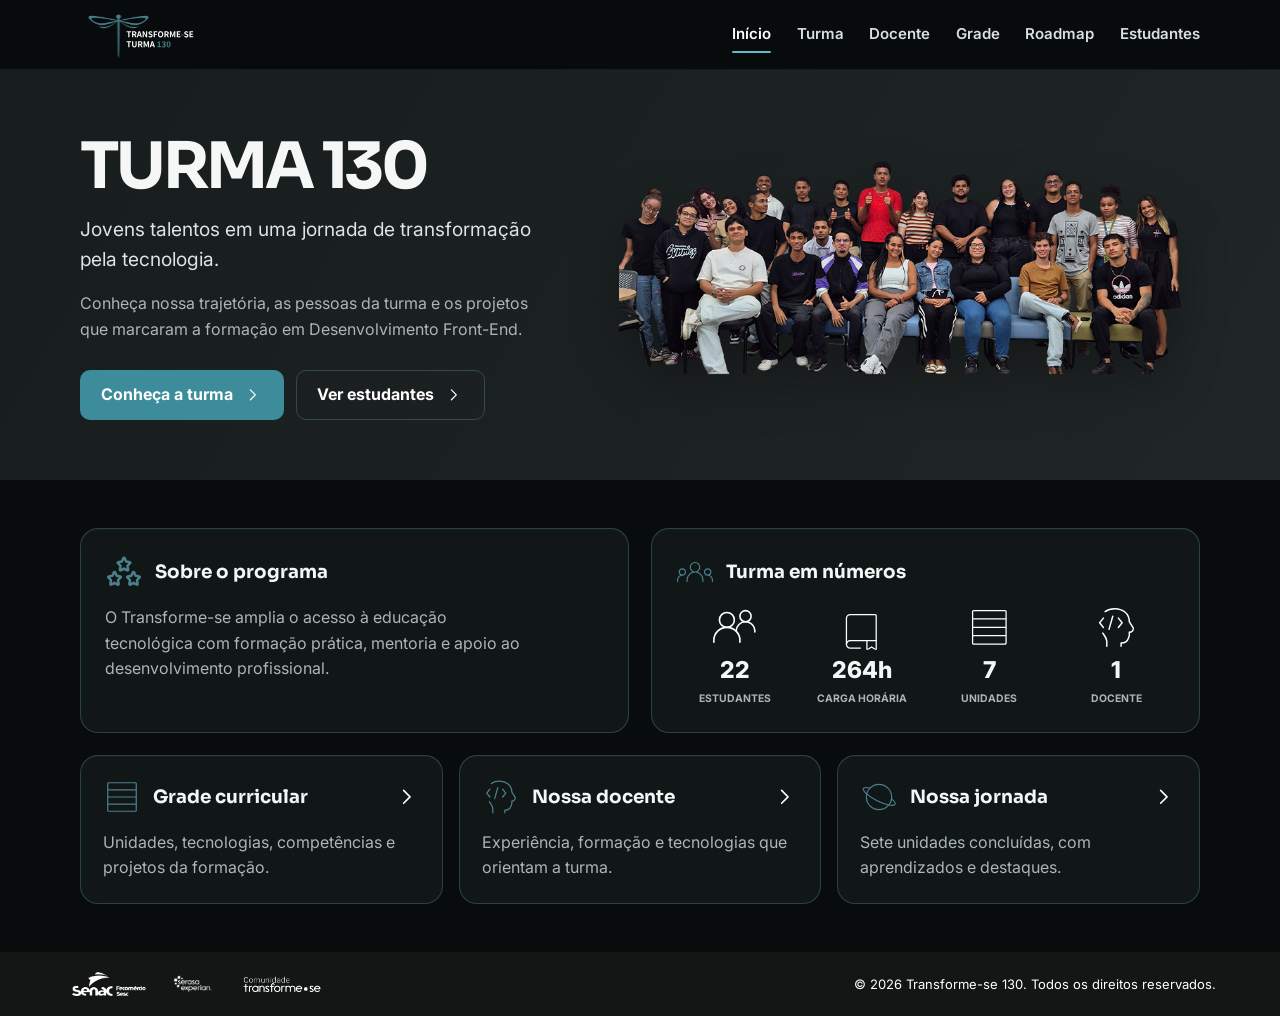
<file: index.html>
<!doctype html>
<html lang="pt-BR">
<head>
  <meta charset="UTF-8">
  <meta name="viewport" content="width=device-width, initial-scale=1">
  <meta name="description" content="Conheça a Turma 130 do programa Transforme-se: estudantes, docente, grade, projetos e jornada em Desenvolvimento Front-End.">
  <meta name="theme-color" content="#090c0d">
  <link rel="icon" href="./Assets/Logo_navbar.svg" type="image/svg+xml">
  <link rel="stylesheet" href="./style.css">
  <title>Turma 130 | Portfólio Transforme-se</title>
</head>
<body>
  <header>
    <nav aria-label="Navegação principal">
      <div class="logo"><a href="./index.html" aria-label="Ir para o início"><img id="logo_navbar_img" src="./Assets/Logo_navbar.svg" alt="Transforme-se — Turma 130"></a></div>
      <button class="menu-toggle" id="menuToggle" type="button" aria-label="Abrir menu" aria-controls="menuList" aria-expanded="false"><span></span><span></span><span></span></button>
      <ul class="menu" id="menuList">
        <li><a href="./index.html" aria-current="page">Início</a></li>
        <li><a href="./pages/turma.html">Turma</a></li>
        <li><a href="./pages/docente.html">Docente</a></li>
        <li><a href="./pages/grade.html">Grade</a></li>
        <li><a href="./pages/roadmap.html">Roadmap</a></li>
        <li><a href="./pages/estudantes.html">Estudantes</a></li>
      </ul>
    </nav>
  </header>

  <main>
    <section id="QuemSomos" class="quem-somos-container" aria-labelledby="titulo-principal">
      <div class="quem-somos-header">
        <div class="quem-somos-texto">
          <h1 id="titulo-principal">TURMA 130</h1>
          <span class="turma-header-span">Jovens talentos em uma jornada de transformação pela tecnologia.</span>
          <p>Conheça nossa trajetória, as pessoas da turma e os projetos que marcaram a formação em Desenvolvimento Front-End.</p>
          <div class="quem-somos-buttons">
            <a class="btn-a-turma" href="./pages/turma.html">Conheça a turma <img src="./Assets/icones/arrow_right.svg" alt=""></a>
            <a class="btn-os-estudantes" href="./pages/estudantes.html">Ver estudantes <img src="./Assets/icones/arrow_right.svg" alt=""></a>
          </div>
        </div>
        <img class="quem-somos-imagem" src="./Assets/Quem_Somos_Turma130.png" alt="Estudantes e docente da Turma 130" width="1024" height="576">
      </div>
    </section>

    <section id="resumos" aria-label="Informações da formação">
      <div class="programa-container">
        <article class="programa-header">
          <h2><img src="./Assets/icones/Estrelas.svg" alt="">Sobre o programa</h2>
          <p>O Transforme-se amplia o acesso à educação tecnológica com formação prática, mentoria e apoio ao desenvolvimento profissional.</p>
        </article>
        <article class="resumo-turma">
          <h2><img src="./Assets/icones/tres_pessoas.svg" alt="">Turma em números</h2>
          <div class="resumo-turma-grid">
            <div class="resumo-item"><i><img src="./Assets/icones/pessoas.svg" alt=""></i><span class="resumo-numero">22</span><span class="resumo-label">ESTUDANTES</span></div>
            <div class="resumo-item"><i><img src="./Assets/icones/livro.svg" alt=""></i><span class="resumo-numero">264h</span><span class="resumo-label">CARGA HORÁRIA</span></div>
            <div class="resumo-item"><i><img src="./Assets/icones/grade_2.svg" alt=""></i><span class="resumo-numero">7</span><span class="resumo-label">UNIDADES</span></div>
            <div class="resumo-item"><i><img src="./Assets/icones/pessoa_pensante.svg" alt=""></i><span class="resumo-numero">1</span><span class="resumo-label">DOCENTE</span></div>
          </div>
        </article>
        <div class="linha-inferior">
          <a class="grade" href="./pages/grade.html"><h2><img src="./Assets/icones/grade.svg" alt="">Grade curricular <img class="arrow-right" src="./Assets/icones/arrow_right.svg" alt=""></h2><p>Unidades, tecnologias, competências e projetos da formação.</p></a>
          <a class="docente" href="./pages/docente.html"><h2><img src="./Assets/icones/pessoa_codigo.svg" alt="">Nossa docente <img class="arrow-right" src="./Assets/icones/arrow_right.svg" alt=""></h2><p>Experiência, formação e tecnologias que orientam a turma.</p></a>
          <a class="nossa-jornada" href="./pages/roadmap.html"><h2><img src="./Assets/icones/planeta.svg" alt="">Nossa jornada <img class="arrow-right" src="./Assets/icones/arrow_right.svg" alt=""></h2><p>Sete unidades concluídas, com aprendizados e destaques.</p></a>
        </div>
      </div>
    </section>
  </main>

  <footer>
    <div class="footer-logos">
      <a href="https://www.pe.senac.br/" class="footer-logo-link" target="_blank" rel="noopener noreferrer"><img src="./Assets/logo_senac.png" alt="Senac Pernambuco"></a>
      <a href="https://www.serasaexperian.com.br/" class="footer-logo-link" target="_blank" rel="noopener noreferrer"><img src="./Assets/logo_serasa_experian.webp" alt="Serasa Experian"></a>
      <a href="https://www.serasaexperian.com.br/transforme-se/" class="footer-logo-link" target="_blank" rel="noopener noreferrer"><img src="./Assets/logo_comunidade_transforme_se.png" alt="Comunidade Transforme-se"></a>
    </div>
    <p>© 2026 Transforme-se 130. Todos os direitos reservados.</p>
  </footer>
  <script src="./script.js" defer></script>
</body>
</html>
</file>
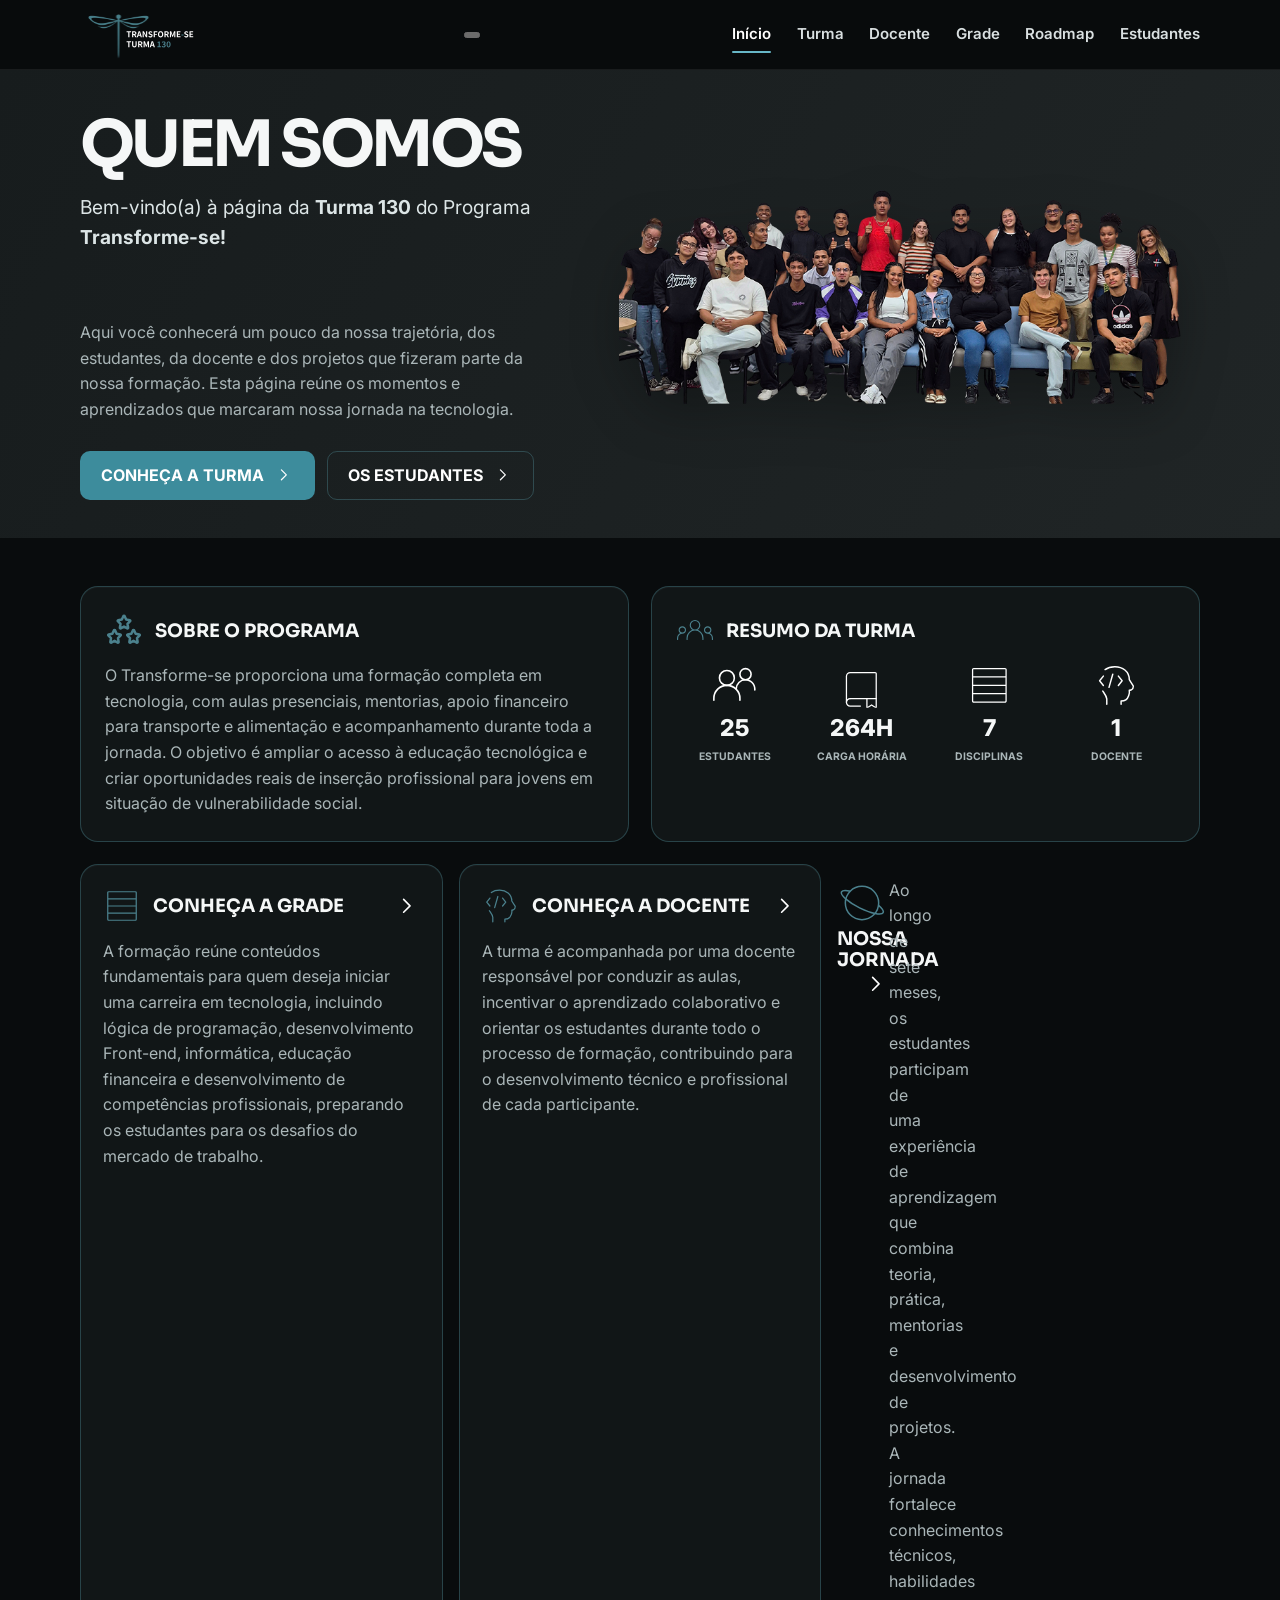
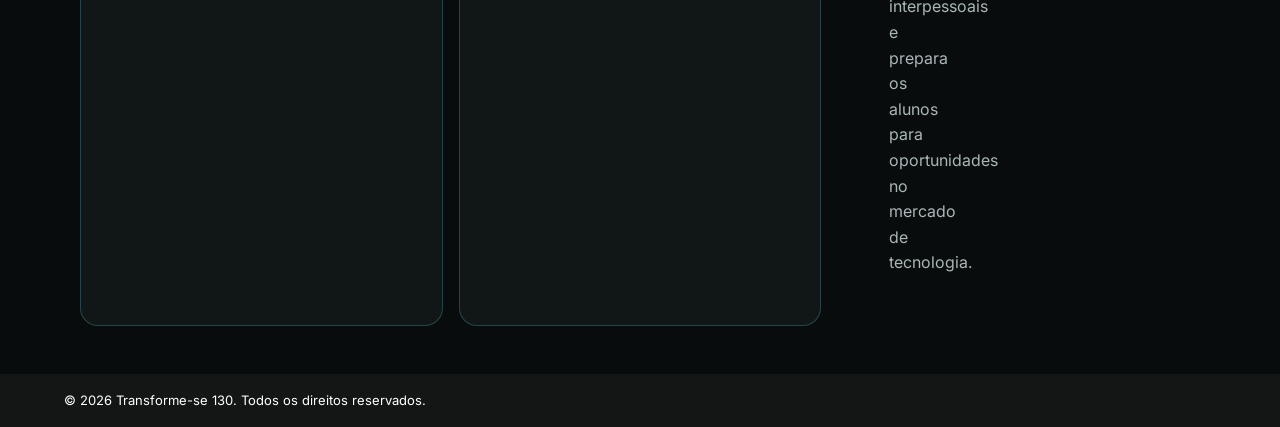
<file: pages/index.html>
<!doctype html>
<html lang="Pt-br">

<head>
  <meta charset="UTF-8" />
  <meta name="viewport" content="width=device-width, initial-scale=1.0" />
  <link rel="icon" href="../Assets/Logo_navbar.svg" type="image/svg+xml" />
  <link rel="stylesheet" href="../style.css" />
  <link rel="stylesheet" href="https://cdnjs.cloudflare.com/ajax/libs/font-awesome/6.5.1/css/all.min.css" />
  <title>Portfólio - Turma 130</title>
</head>

<body>
  <!-- Navbar do projeto-->
  <header>
    <nav>
      <div class="logo">
        <img id="logo_navbar_img" src="../Assets/Logo_navbar.svg" alt="Logo do Portifólio" />
      </div>
      <button class="nav-toggle" type="button" aria-label="Abrir menu de navegação" aria-expanded="false">
        <span></span>
        <span></span>
        <span></span>
      </button>
      <ul class="menu">
        <li><a href="index.html" class="active">Início</a></li>
        <li><a href="turma.html">Turma</a></li>
        <li><a href="docente.html">Docente</a></li>
        <li><a href="grade.html">Grade</a></li>
        <li><a href="roadmap.html">Roadmap</a></li>
        <li><a href="estudantes.html">Estudantes</a></li>
      </ul>
    </nav>
  </header>

  <!-- Pagina principal-->
  <main>
    <section id="inicio">
      <section id="QuemSomos">
        <div class="quem-somos-container">
          <div class="quem-somos-header">
            <div class="quem-somos-texto">
              <h1>QUEM SOMOS</h1>
              <span class="turma-header-span">
                Bem-vindo(a) à página da <b>Turma 130</b> do Programa
                <b>Transforme-se!</b>
              </span>

              <br>
              </br>
              <p>
                Aqui você conhecerá um pouco da nossa trajetória, dos estudantes, da docente e dos projetos que fizeram
                parte da nossa formação. Esta página reúne os momentos e aprendizados que marcaram nossa jornada na
                tecnologia.
              </p>
              <div class="quem-somos-buttons">
                <a class="btn-a-turma" href="turma.html">CONHEÇA A TURMA<img src="../Assets/arrow_right.svg"
                    alt="Seta para a direita"></a>
                <a class="btn-os-estudantes" href="estudantes.html">OS ESTUDANTES<img src="../Assets/arrow_right.svg"
                    alt="Seta para a direita"></a>
              </div>
            </div>

            <img class="quem-somos-imagem" src="../Assets/Quem_Somos_Turma130.png" alt="Foto da turma 130" />
          </div>
        </div>
      </section>

      <section id="resumos">
        <div class="programa-container">

          <div class="programa-header">
            <h1><img src="../Assets/Estrelas.svg" alt="Ícone de estrelas">SOBRE O PROGRAMA</h1>
            <p>
              O Transforme-se proporciona uma formação completa em tecnologia, com aulas presenciais, mentorias, apoio
              financeiro para transporte e alimentação e acompanhamento durante toda a jornada. O objetivo é ampliar o
              acesso à educação tecnológica e criar oportunidades reais de inserção profissional para jovens em situação
              de vulnerabilidade social.
            </p>
          </div>

          <div class="resumo-turma">
            <h1><img src="../Assets/tres_pessoas.svg" alt="Ícone de três pessoas">RESUMO DA TURMA</h1>
            <div class="resumo-turma-grid">
              <div class="resumo-item">
                <i><img src="../Assets/pessoas.svg" alt="Ícone de estudantes"></i>
                <span class="resumo-numero">25</span>
                <span class="resumo-label">ESTUDANTES</span>
                <img class="linha" src="../Assets/linha.svg" alt="">
              </div>
              <div class="resumo-item">
                <i><img src="../Assets/livro.svg" alt="Ícone de livro"></i>
                <span class="resumo-numero">264H</span>
                <span class="resumo-label">CARGA HORÁRIA</span>
                <img class="linha" src="../Assets/linha.svg" alt="">
              </div>
              <div class="resumo-item">
                <i><img src="../Assets/grade_2.svg" alt="Ícone de grade"></i>
                <span class="resumo-numero">7</span>
                <span class="resumo-label">DISCIPLINAS</span>
                <img class="linha" src="../Assets/linha.svg" alt="">
              </div>
              <div class="resumo-item">
                <i><img src="../Assets/pessoa_pensante.svg" alt="Ícone de pessoa pensando"></i>
                <span class="resumo-numero">1</span>
                <span class="resumo-label">DOCENTE</span>
              </div>
            </div>
          </div>

          <div class="linha-inferior">
            <a class="grade" href="grade.html">
              <h1><img src="../Assets/grade.svg" alt="Ícone de grade">CONHEÇA A GRADE<img class="arrow-right"
                  src="../Assets/arrow_right.svg" alt="Ícone de seta"></h1>
              <p>
                A formação reúne conteúdos fundamentais para quem deseja iniciar uma carreira em tecnologia, incluindo
                lógica de programação, desenvolvimento Front-end, informática, educação financeira e desenvolvimento de
                competências profissionais, preparando os estudantes para os desafios do mercado de trabalho.
              </p>
            </a>

            <a class="docente" href="docente.html">
              <h1><img src="../Assets/pessoa_codigo.svg" alt="Ícone de pessoa no código">CONHEÇA A DOCENTE <img class="arrow-right"
                  src="../Assets/arrow_right.svg" alt="Ícone de seta"></h1>
              <p>
                A turma é acompanhada por uma docente responsável por conduzir as aulas, incentivar o aprendizado
                colaborativo e orientar os estudantes durante todo o processo de formação, contribuindo para o
                desenvolvimento técnico e profissional de cada participante.
              </p>
            </a>

            <a class="roadmap" href="roadmap.html">
              <h1><img src="../Assets/planeta.svg" alt="Ícone de planeta">NOSSA JORNADA<img class="arrow-right"
                  src="../Assets/arrow_right.svg" alt="Ícone de seta"></h1>
              <p>
                Ao longo de sete meses, os estudantes participam de uma experiência de aprendizagem que combina teoria,
                prática, mentorias e desenvolvimento de projetos. A jornada fortalece conhecimentos técnicos,
                habilidades
                interpessoais e prepara os alunos para oportunidades no mercado de tecnologia.
              </p>
            </a>
          </div>

        </div>
      </section>
    </section>
  </main>

  <footer>
    <p>© 2026 Transforme-se 130. Todos os direitos reservados.</p>
  </footer>
</body>

<script src="../script.js"></script>

</html>
</file>
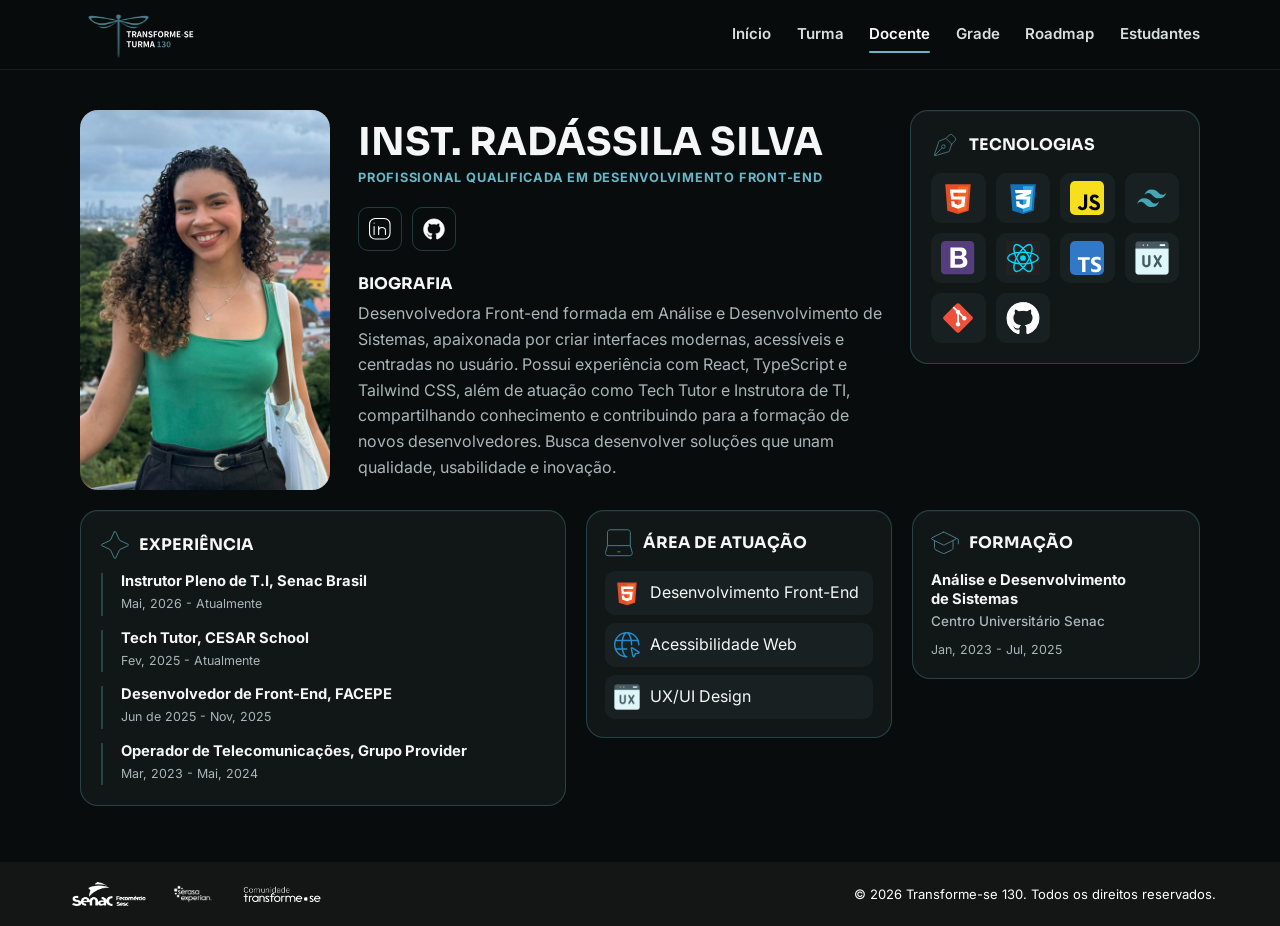
<file: pages/docente.html>
<!DOCTYPE html>
<html lang="pt-BR">

<head>
    <meta charset="UTF-8" />
    <meta name="viewport" content="width=device-width, initial-scale=1.0" />
    <meta name="description"
        content="Conheça Radássila Silva, docente da Turma 130, sua experiência, formação e tecnologias.">
    <meta name="theme-color" content="#090c0d">
    <link rel="icon" href="../Assets/Logo_navbar.svg" type="image/svg+xml">
    <link rel="stylesheet" href="../style.css" />

    <title>Docente | Turma 130</title>
</head>

<body>

    <!-- ==================== NAVBAR ==================== -->
    <header>
        <nav>

            <div class="logo"><a href="../index.html" aria-label="Ir para o início"><img id="logo_navbar_img"
                        src="../Assets/Logo_navbar.svg" alt="Transforme-se — Turma 130" /></a></div>

            <button class="menu-toggle" id="menuToggle" type="button" aria-label="Abrir menu" aria-controls="menuList"
                aria-expanded="false">
                <span></span>
                <span></span>
                <span></span>
            </button>

            <ul class="menu" id="menuList">

                <li>
                    <a href="../index.html">Início</a>
                </li>

                <li>
                    <a href="./turma.html">Turma</a>
                </li>

                <li>
                    <a href="./docente.html" class="active" aria-current="page">Docente</a>
                </li>

                <li>
                    <a href="./grade.html">Grade</a>
                </li>

                <li>
                    <a href="./roadmap.html">Roadmap</a>
                </li>

                <li>
                    <a href="./estudantes.html">Estudantes</a>
                </li>

            </ul>

        </nav>
    </header>


    <!-- ==================== CONTEÚDO PRINCIPAL ==================== -->
    <main>

        <section id="docente">

            <div class="docente-container">


                <!-- ==================== PARTE SUPERIOR ==================== -->
                <div class="docente-top">


                    <!-- FOTO DO DOCENTE -->
                    <div class="docente-foto">

                        <img src="../Assets/radassila_silva.jpeg" alt="Inst. Radássila Silva" />

                    </div>


                    <!-- INFORMAÇÕES DO DOCENTE -->
                    <div class="docente-info">

                        <h1>INST. RADÁSSILA SILVA</h1>

                        <p class="subtitulo">
                            PROFISSIONAL QUALIFICADA EM DESENVOLVIMENTO FRONT-END
                        </p>


                        <!-- REDES SOCIAIS -->
                        <div class="icones-sociais">

                            <i id="um">

                                <a href="https://www.linkedin.com/in/radassilasilva/" target="_blank"
                                    rel="noopener noreferrer">

                                    <img src="../Assets/icones/linkedIn.svg" alt="Ícone do LinkedIn" />

                                </a>

                            </i>


                            <i id="dois">

                                <a href="https://github.com/radassila" target="_blank" rel="noopener noreferrer">

                                    <img src="../Assets/icones/github-svgrepo-com.svg" alt="Ícone do GitHub" />

                                </a>

                            </i>


                        </div>


                        <!-- BIOGRAFIA -->
                        <h2>BIOGRAFIA</h2>

                        <p>
                            Desenvolvedora Front-end formada em Análise e Desenvolvimento
                            de Sistemas, apaixonada por criar interfaces modernas,
                            acessíveis e centradas no usuário. Possui experiência com React,
                            TypeScript e Tailwind CSS, além de atuação como Tech Tutor e
                            Instrutora de TI, compartilhando conhecimento e contribuindo
                            para a formação de novos desenvolvedores. Busca desenvolver
                            soluções que unam qualidade, usabilidade e inovação.
                        </p>

                    </div>


                    <!-- ==================== TECNOLOGIAS ==================== -->
                    <div class="docente-tecnologias">

                        <div class="titulo-card">

                            <i>
                                <img src="../Assets/icones/pincel.svg" alt="" />
                            </i>

                            <h2>TECNOLOGIAS</h2>

                        </div>


                        <div class="grid-icones">

                            <!-- HTML5 -->
                            <a href="https://developer.mozilla.org/pt-BR/docs/Web/HTML" target="_blank"
                                rel="noopener noreferrer" title="HTML5 - Documentação">
                                <img src="../Assets/icones/html-5-svgrepo-com.svg" alt="HTML5" />
                            </a>


                            <!-- CSS3 -->
                            <a href="https://developer.mozilla.org/pt-BR/docs/Web/CSS" target="_blank"
                                rel="noopener noreferrer" title="CSS3 - Documentação">
                                <img src="../Assets/icones/css-3-svgrepo-com.svg" alt="CSS3" />
                            </a>


                            <!-- JavaScript -->
                            <a href="https://developer.mozilla.org/pt-BR/docs/Web/JavaScript" target="_blank"
                                rel="noopener noreferrer" title="JavaScript - Documentação">
                                <img src="../Assets/icones/javascript-svgrepo-com.svg" alt="JavaScript" />
                            </a>


                            <!-- Tailwind CSS -->
                            <a href="https://tailwindcss.com/" target="_blank" rel="noopener noreferrer"
                                title="Tailwind CSS - Site oficial">
                                <img src="../Assets/icones/taiwlind.svg" alt="Tailwind CSS" />
                            </a>


                            <!-- Bootstrap -->
                            <a href="https://getbootstrap.com/" target="_blank" rel="noopener noreferrer"
                                title="Bootstrap - Site oficial">
                                <img src="../Assets/icones/bootstrap-svgrepo-com 1.svg" alt="Bootstrap" />
                            </a>


                            <!-- React -->
                            <a href="https://react.dev/" target="_blank" rel="noopener noreferrer"
                                title="React - Site oficial">
                                <img src="../Assets/icones/react-1-logo-svgrepo-com.svg" alt="React" />
                            </a>


                            <!-- TypeScript -->
                            <a href="https://www.typescriptlang.org/" target="_blank" rel="noopener noreferrer"
                                title="TypeScript - Site oficial">
                                <img src="../Assets/icones/typescript-svgrepo-com.svg" alt="TypeScript" />
                            </a>


                            <!-- UI/UX Design -->
                            <a href="https://www.figma.com/" target="_blank" rel="noopener noreferrer"
                                title="Figma - UI/UX Design">
                                <img src="../Assets/icones/ux-design.png" alt="UI/UX Design" />
                            </a>

                            <!-- Git-->
                            <a href="https://git-scm.com/docs/git/pt_BR" target="_blank" rel="noopener noreferrer"
                                title="Git">
                                <img src="../Assets/icones/git-svgrepo-com.svg" alt="Git" />
                            </a>

                            <!-- GitHub -->
                            <a href="https://github.com/" target="_blank" rel="noopener noreferrer"
                                title="GitHub - Site oficial">
                                <img src="../Assets/icones/github-svgrepo-com.svg" alt="GitHub" />
                            </a>

                        </div>

                    </div>

                </div>


                <!-- ==================== PARTE INFERIOR ==================== -->
                <div class="docente-bottom">


                    <!-- ==================== EXPERIÊNCIA ==================== -->
                    <div class="card-experiencia">

                        <div class="titulo-card">

                            <i>

                                <img class="icone-diamante" src="../Assets/icones/estrela.svg"
                                    alt="Ícone de experiência" />

                            </i>

                            <h2>EXPERIÊNCIA</h2>

                        </div>


                        <ul class="timeline">


                            <li class="timeline-item">

                                <h3>
                                    Instrutor Pleno de T.I, Senac Brasil
                                </h3>

                                <span class="data">
                                    Mai, 2026 - Atualmente
                                </span>

                            </li>


                            <li class="timeline-item">

                                <h3>
                                    Tech Tutor, CESAR School
                                </h3>

                                <span class="data">
                                    Fev, 2025 - Atualmente
                                </span>

                            </li>


                            <li class="timeline-item">

                                <h3>
                                    Desenvolvedor de Front-End, FACEPE
                                </h3>

                                <span class="data">
                                    Jun de 2025 - Nov, 2025
                                </span>

                            </li>


                            <li class="timeline-item">

                                <h3>
                                    Operador de Telecomunicações, Grupo Provider
                                </h3>

                                <span class="data">
                                    Mar, 2023 - Mai, 2024
                                </span>

                            </li>


                        </ul>

                    </div>


                    <!-- ==================== ÁREA DE ATUAÇÃO ==================== -->
                    <div class="card-area-atuacao">

                        <div class="titulo-card">

                            <i>

                                <img src="../Assets/icones/PC.svg" alt="Ícone do computador" class="icone-card" />

                            </i>

                            <h2>ÁREA DE ATUAÇÃO</h2>

                        </div>


                        <ul class="lista-pills">


                            <li>

                                <img src="../Assets/icones/html-5-svgrepo-com.svg" alt="Ícone HTML" />

                                <span>
                                    Desenvolvimento Front-End
                                </span>

                            </li>


                            <li>

                                <img src="../Assets/icones/acessibildade.svg" alt="Ícone de acessibilidade" />

                                <span>
                                    Acessibilidade Web
                                </span>

                            </li>


                            <li>

                                <img src="../Assets/icones/ux-design.png" alt="Ícone UI" />

                                <span>
                                    UX/UI Design
                                </span>

                            </li>


                        </ul>

                    </div>


                    <!-- ==================== FORMAÇÃO ==================== -->
                    <div class="card-formacao">

                        <div class="titulo-card">

                            <i>

                                <img src="../Assets/icones/chapeu.svg" alt="Ícone de chapéu de formatura"
                                    class="icone-card" />

                            </i>

                            <h2>FORMAÇÃO</h2>

                        </div>


                        <h3>
                            <span class="formacao-curso">Análise e Desenvolvimento de Sistemas</span>
                            <span class="formacao-instituicao">Centro Universitário Senac</span>
                        </h3>

                        <span class="data">
                            Jan, 2023 - Jul, 2025
                        </span>

                    </div>


                </div>

            </div>

        </section>

    </main>


    <!-- ==================== FOOTER ==================== -->
    <footer>

        <div class="footer-logos">

            <a href="https://www.pe.senac.br/" class="footer-logo-link" target="_blank" rel="noopener">
                <img src="../Assets/logo_senac.png" alt="Senac Fecomércio Sesc">
            </a>

            <a href="https://www.serasaexperian.com.br/" class="footer-logo-link" target="_blank" rel="noopener">
                <img src="../Assets/logo_serasa_experian.webp" alt="Serasa Experian">
            </a>

            <a href="https://www.serasaexperian.com.br/transforme-se/" class="footer-logo-link" target="_blank"
                rel="noopener">
                <img src="../Assets/logo_comunidade_transforme_se.png" alt="Comunidade Transforme-se">
            </a>

        </div>

        <p>
            © 2026 Transforme-se 130. Todos os direitos reservados.
        </p>

    </footer>


    <!-- JAVASCRIPT -->
    <script src="../script.js" defer></script>

</body>

</html>
</file>
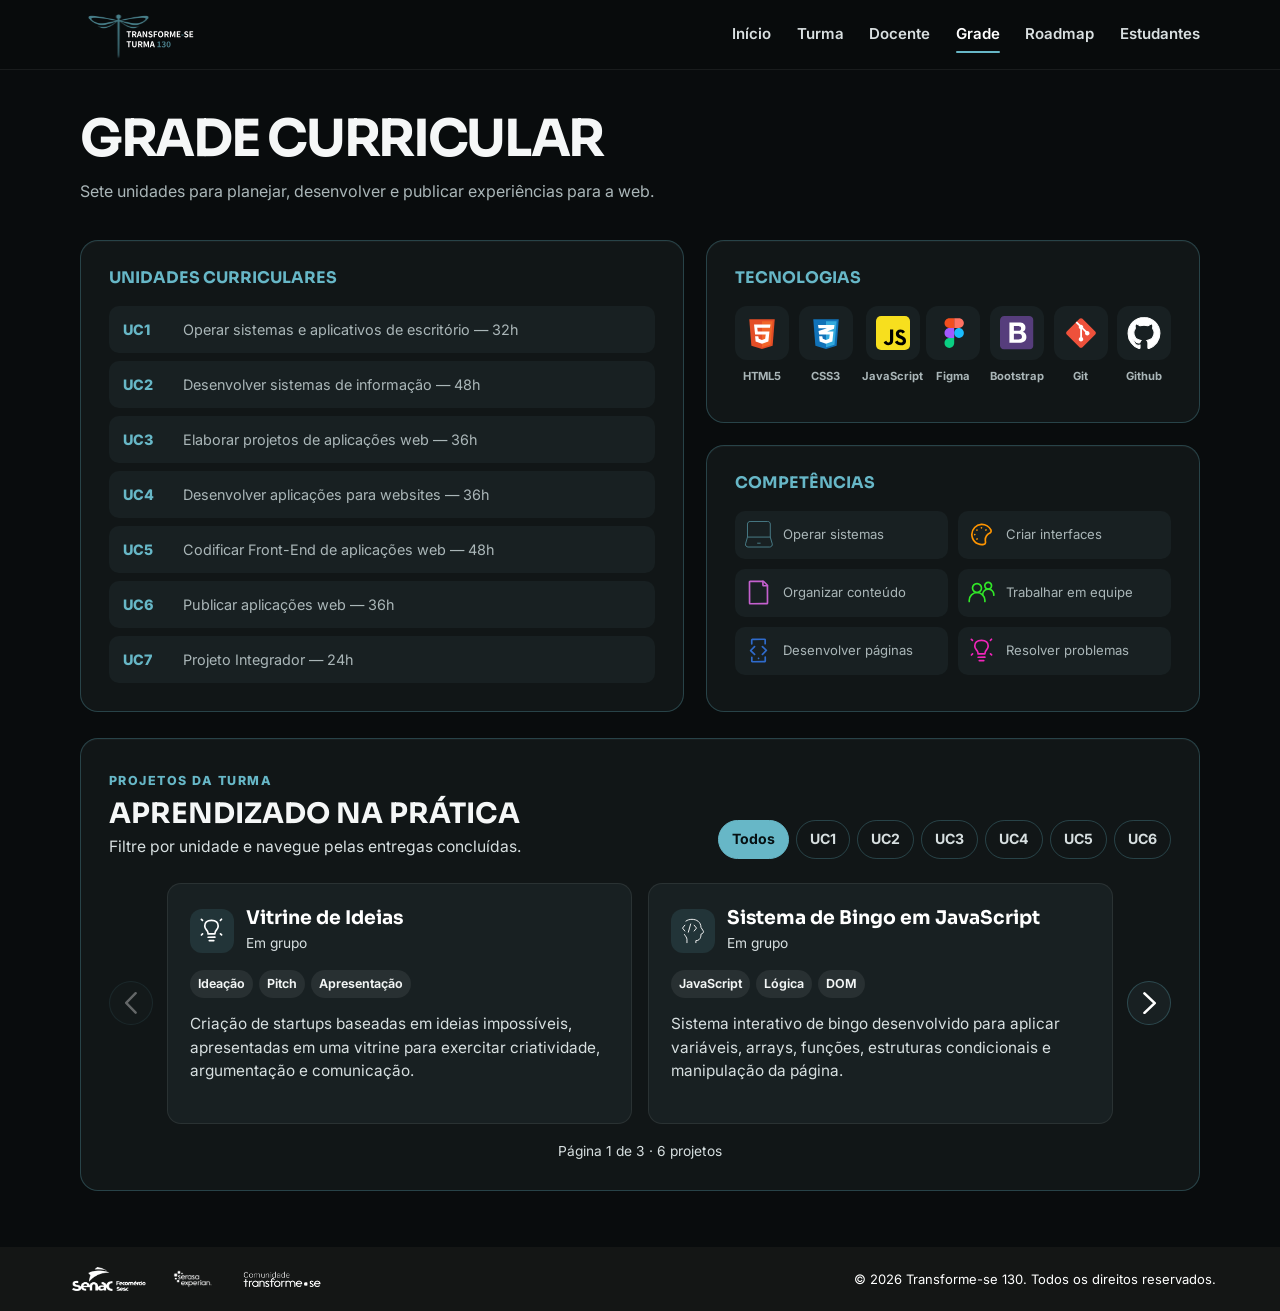
<file: pages/grade.html>
<!doctype html>
<html lang="pt-BR">

<head>
  <meta charset="UTF-8">
  <meta name="viewport" content="width=device-width, initial-scale=1">
  <meta name="description"
    content="Grade curricular, competências, tecnologias e projetos desenvolvidos pela Turma 130.">
  <meta name="theme-color" content="#090c0d">
  <link rel="icon" href="../Assets/Logo_navbar.svg" type="image/svg+xml">
  <link rel="stylesheet" href="../style.css">
  <title>Grade e projetos | Turma 130</title>
</head>

<body>

  <header>
    <nav aria-label="Navegação principal">
      <div class="logo"><a href="../index.html" aria-label="Ir para o início"><img id="logo_navbar_img"
            src="../Assets/Logo_navbar.svg" alt="Transforme-se — Turma 130"></a></div><button class="menu-toggle"
        id="menuToggle" type="button" aria-label="Abrir menu" aria-controls="menuList"
        aria-expanded="false"><span></span><span></span><span></span></button>
      <ul class="menu" id="menuList">
        <li><a href="../index.html">Início</a></li>
        <li><a href="./turma.html">Turma</a></li>
        <li><a href="./docente.html">Docente</a></li>
        <li><a href="./grade.html" aria-current="page">Grade</a></li>
        <li><a href="./roadmap.html">Roadmap</a></li>
        <li><a href="./estudantes.html">Estudantes</a></li>
      </ul>
    </nav>
  </header>

  <main>

    <section id="grade" class="grade-container" aria-labelledby="titulo-grade">
      <div class="grade-header">
        <h1 id="titulo-grade">GRADE CURRICULAR</h1>
        <p>Sete unidades para planejar, desenvolver e publicar experiências para a web.</p>
      </div>

      <div class="grade-grid">

        <article class="disciplinas">
          <h2>UNIDADES CURRICULARES</h2>
          <div class="disciplina-lista">
            <div class="disciplina"><span>UC1</span>Operar sistemas e aplicativos de escritório — 32h</div>
            <div class="disciplina"><span>UC2</span>Desenvolver sistemas de informação — 48h</div>
            <div class="disciplina"><span>UC3</span>Elaborar projetos de aplicações web — 36h</div>
            <div class="disciplina"><span>UC4</span>Desenvolver aplicações para websites — 36h</div>
            <div class="disciplina"><span>UC5</span>Codificar Front-End de aplicações web — 48h</div>
            <div class="disciplina"><span>UC6</span>Publicar aplicações web — 36h</div>
            <div class="disciplina"><span>UC7</span>Projeto Integrador — 24h</div>
          </div>
        </article>

        <div class="grade-direita">

          <article class="tecnologias">
            <h2>TECNOLOGIAS</h2>
            <div class="tecnologias-lista">
              <div class="tecnologia">
                <div class="tecnologia-icone"><img src="../Assets/icones/html-5-svgrepo-com.svg" alt=""></div>
                <p>HTML5</p>
              </div>
              <div class="tecnologia">
                <div class="tecnologia-icone"><img src="../Assets/icones/css-3-svgrepo-com.svg" alt=""></div>
                <p>CSS3</p>
              </div>
              <div class="tecnologia">
                <div class="tecnologia-icone"><img src="../Assets/icones/javascript-svgrepo-com.svg" alt=""></div>
                <p>JavaScript</p>
              </div>
              <div class="tecnologia">
                <div class="tecnologia-icone"><img src="../Assets/icones/figma-svgrepo-com.svg" alt=""></div>
                <p>Figma</p>
              </div>
              <div class="tecnologia">
                <div class="tecnologia-icone"><img src="../Assets/icones/bootstrap-svgrepo-com 1.svg" alt=""></div>
                <p>Bootstrap</p>
              </div>
              <div class="tecnologia">
                <div class="tecnologia-icone"><img src="../Assets/icones/git-svgrepo-com.svg" alt=""></div>
                <p>Git</p>
              </div>
              <div class="tecnologia">
                <div class="tecnologia-icone"><img src="../Assets/icones/github-svgrepo-com.svg" alt=""></div>
                <p>Github</p>
              </div>

            </div>
          </article>

          <article class="competencias">
            <h2>COMPETÊNCIAS</h2>
            <div class="competencias-grid">
              <div class="competencia"><img src="../Assets/icones/PC.svg" alt="">Operar sistemas</div>
              <div class="competencia"><img src="../Assets/icones/paleta.svg" alt="">Criar interfaces</div>
              <div class="competencia"><img src="../Assets/icones/pagina_vazia.svg" alt="">Organizar conteúdo</div>
              <div class="competencia"><img src="../Assets/icones/pessoas_junto.svg" alt="">Trabalhar em equipe</div>
              <div class="competencia"><img src="../Assets/icones/mobile-dev-mode.svg" alt="">Desenvolver páginas</div>
              <div class="competencia"><img src="../Assets/icones/lampada.svg" alt="">Resolver problemas</div>
            </div>
          </article>
        </div>
      </div>

      <section class="projetos-turma" aria-labelledby="titulo-projetos">
        <div class="projetos-header">
          <div class="projetos-titulo"><span class="projetos-label">PROJETOS DA TURMA</span>
            <h2 id="titulo-projetos">APRENDIZADO NA PRÁTICA</h2>
            <p>Filtre por unidade e navegue pelas entregas concluídas.</p>
          </div>
          <div class="projetos-filtros" role="group" aria-label="Filtrar projetos">
            <button class="filtro-projeto ativo" type="button" data-filter="todos">Todos</button> 
            <button class="filtro-projeto" type="button" data-filter="uc1">UC1</button>
            <button class="filtro-projeto" type="button" data-filter="uc2">UC2</button>
            <button class="filtro-projeto" type="button" data-filter="uc3">UC3</button>
            <button class="filtro-projeto" type="button" data-filter="uc4">UC4</button>
            <button class="filtro-projeto" type="button" data-filter="uc5">UC5</button>
            <button class="filtro-projeto" type="button" data-filter="uc6">UC6</button>
          </div>
        </div>

        <div class="projeto-area"><button class="projeto-seta projeto-anterior" type="button"
            aria-label="Projetos anteriores"><img src="../Assets/icones/seta.svg" alt="" aria-hidden="true"></button>
          <div class="projetos-lista" id="projetosLista" aria-live="polite"></div><button
            class="projeto-seta projeto-proximo" type="button" aria-label="Próximos projetos"><img
              src="../Assets/icones/seta.svg" alt="" aria-hidden="true"></button>
        </div>

        <p class="projeto-paginacao" id="projetoPaginacao" aria-live="polite"></p>
      </section>
    </section>

  </main>

  <footer>
    <div class="footer-logos"><a href="https://www.pe.senac.br/" class="footer-logo-link" target="_blank"
        rel="noopener noreferrer"><img src="../Assets/logo_senac.png" alt="Senac Pernambuco"></a><a
        href="https://www.serasaexperian.com.br/" class="footer-logo-link" target="_blank"
        rel="noopener noreferrer"><img src="../Assets/logo_serasa_experian.webp" alt="Serasa Experian"></a><a
        href="https://www.serasaexperian.com.br/transforme-se/" class="footer-logo-link" target="_blank"
        rel="noopener noreferrer"><img src="../Assets/logo_comunidade_transforme_se.png"
          alt="Comunidade Transforme-se"></a></div>
    <p>© 2026 Transforme-se 130. Todos os direitos reservados.</p>

  </footer>
  <script src="../script.js" defer></script>
</body>

</html>
</file>
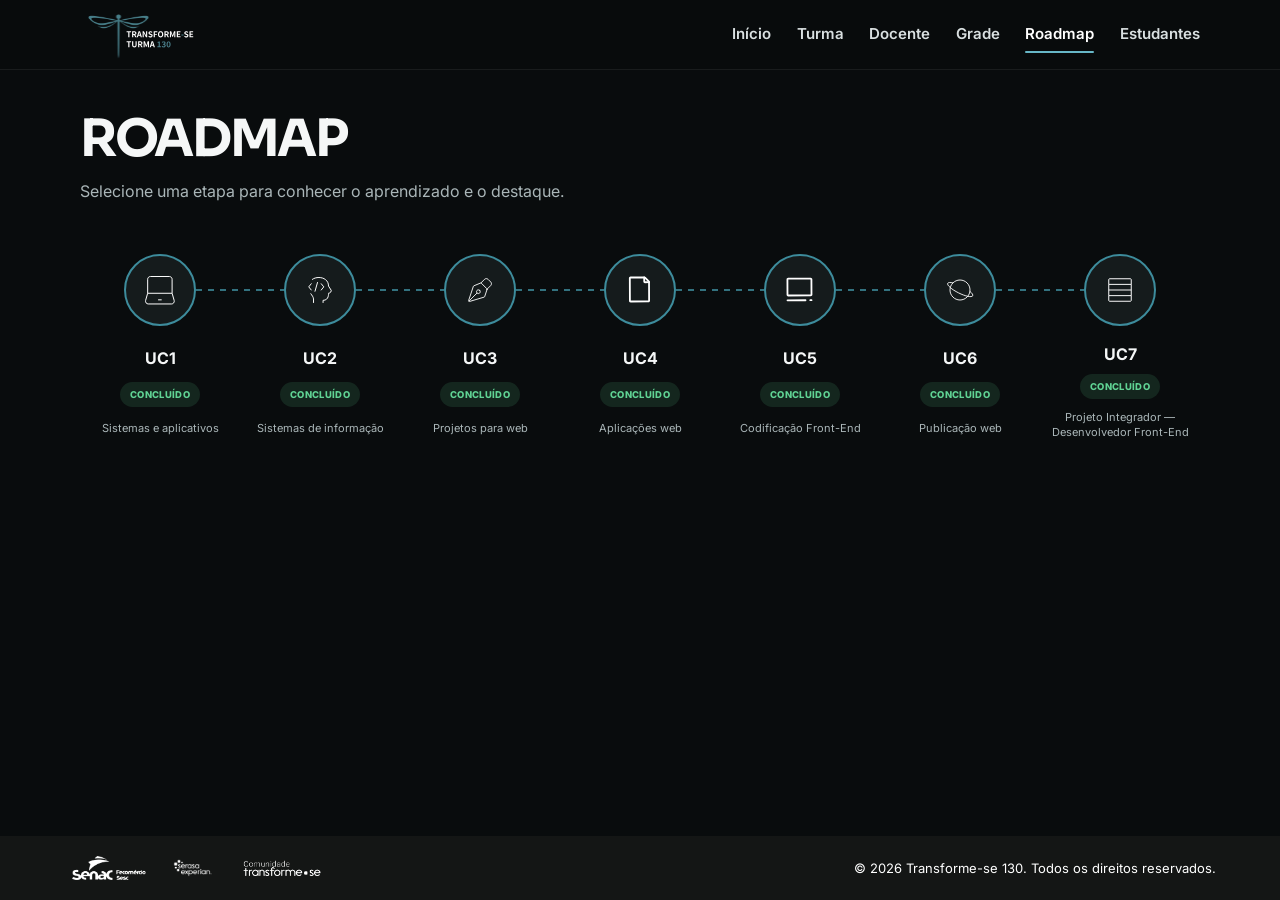
<file: pages/roadmap.html>
<!doctype html>
<html lang="pt-BR">

<head>
  <meta charset="UTF-8">
  <meta name="viewport" content="width=device-width, initial-scale=1">
  <meta name="description"
    content="Acompanhe a jornada da Turma 130 pelas unidades curriculares do curso de Desenvolvimento Front-End.">
  <meta name="theme-color" content="#090c0d">
  <link rel="icon" href="../Assets/Logo_navbar.svg" type="image/svg+xml">
  <link rel="stylesheet" href="../style.css">
  <title>Roadmap | Turma 130</title>
</head>

<body>
  <header>
    <nav aria-label="Navegação principal">
      <div class="logo"><a href="../index.html" aria-label="Ir para o início"><img id="logo_navbar_img"
            src="../Assets/Logo_navbar.svg" alt="Transforme-se — Turma 130"></a></div><button class="menu-toggle"
        id="menuToggle" type="button" aria-label="Abrir menu" aria-controls="menuList"
        aria-expanded="false"><span></span><span></span><span></span></button>
      <ul class="menu" id="menuList">
        <li><a href="../index.html">Início</a></li>
        <li><a href="./turma.html">Turma</a></li>
        <li><a href="./docente.html">Docente</a></li>
        <li><a href="./grade.html">Grade</a></li>
        <li><a href="./roadmap.html" aria-current="page">Roadmap</a></li>
        <li><a href="./estudantes.html">Estudantes</a></li>
      </ul>
    </nav>
  </header>

  <main id="main">

    <section class="title-section" aria-labelledby="titulo-roadmap">
      <h1 id="titulo-roadmap">ROADMAP</h1>
      <p>Selecione uma etapa para conhecer o aprendizado e o destaque.</p>
    </section>
    <section class="roadmap" aria-label="Jornada das unidades curriculares">
      <button class="step" type="button" data-unit="uc1"><span class="step-icon"><img src="../Assets/icones/PC.svg"
            alt="" aria-hidden="true"></span><strong>UC1</strong><span class="status concluido">CONCLUÍDO</span>
        <p>Sistemas e aplicativos</p>
      </button>
      <button class="step" type="button" data-unit="uc2"><span class="step-icon"><img
            src="../Assets/icones/pessoa_codigo.svg" alt="" aria-hidden="true"></span><strong>UC2</strong><span
          class="status concluido">CONCLUÍDO</span>
        <p>Sistemas de informação</p>
      </button>
      <button class="step" type="button" data-unit="uc3"><span class="step-icon"><img src="../Assets/icones/pincel.svg"
            alt="" aria-hidden="true"></span><strong>UC3</strong><span class="status concluido">CONCLUÍDO</span>
        <p>Projetos para web</p>
      </button>
      <button class="step" type="button" data-unit="uc4"><span class="step-icon"><img
            src="../Assets/icones/pagina_vazia.svg" alt="" aria-hidden="true"></span><strong>UC4</strong><span
          class="status concluido">CONCLUÍDO</span>
        <p>Aplicações web</p>
      </button>
      <button class="step" type="button" data-unit="uc5"><span class="step-icon"><img
            src="../Assets/icones/computer.svg" alt="" aria-hidden="true"></span><strong>UC5</strong><span
          class="status concluido">CONCLUÍDO</span>
        <p>Codificação Front-End</p>
      </button>
      <button class="step" type="button" data-unit="uc6"><span class="step-icon"><img src="../Assets/icones/planeta.svg"
            alt="" aria-hidden="true"></span><strong>UC6</strong><span class="status concluido">CONCLUÍDO</span>
        <p>Publicação web</p>
      </button>
      <button class="step" type="button" data-unit="uc7"><span class="step-icon"><img
            src="../Assets/icones/grade.svg" alt="" aria-hidden="true"></span><strong>UC7</strong><span
          class="status concluido">CONCLUÍDO</span>
        <p>Projeto Integrador — Desenvolvedor Front-End</p>
      </button>
    </section>

    <section class="details-card" tabindex="0" aria-label="Detalhes da unidade selecionada" hidden>

      <button class="arrow left" type="button" aria-label="Unidade anterior"><img src="../Assets/icones/seta.svg" alt=""
          aria-hidden="true"></button>

      <div class="uc-information">
        <div class="details-icon"><img src="../Assets/icones/PC.svg" alt="" aria-hidden="true"></div>
        <div class="details-text"><span class="uc-number"></span>
          <h2></h2><span class="status concluido"></span>
          <p></p>
        </div>
      </div>

      <div class="divider" aria-hidden="true"></div>

      <div class="student-highlight">
        <div class="highlight-title"><img src="../Assets/icones/estrela.svg" alt="" aria-hidden="true"><span>DESTAQUE —
            VOTO DA
            TURMA</span></div>
        <div class="student-content">
          <button class="student-photo" type="button" aria-label="Ampliar foto do aluno destaque">
            <img alt="">
          </button>
          <div class="student-info">
            <h3></h3>
            <p></p>
          </div>
        </div>
      </div>

      <button class="arrow right" type="button" aria-label="Próxima unidade"><img src="../Assets/icones/seta.svg" alt=""
          aria-hidden="true"></button>

    </section>
  </main>

  <div class="roadmap-photo-modal" id="roadmapPhotoModal" role="dialog" aria-modal="true"
    aria-labelledby="roadmapPhotoCaption" hidden>
    <div class="roadmap-photo-dialog">
      <button class="roadmap-photo-close" type="button" aria-label="Fechar foto ampliada">&times;</button>
      <figure>
        <img class="roadmap-photo-full" alt="">
        <figcaption id="roadmapPhotoCaption"></figcaption>
      </figure>
    </div>
  </div>

  <footer>
    <div class="footer-logos"><a href="https://www.pe.senac.br/" class="footer-logo-link" target="_blank"
        rel="noopener noreferrer"><img src="../Assets/logo_senac.png" alt="Senac Pernambuco"></a><a
        href="https://www.serasaexperian.com.br/" class="footer-logo-link" target="_blank"
        rel="noopener noreferrer"><img src="../Assets/logo_serasa_experian.webp" alt="Serasa Experian"></a><a
        href="https://www.serasaexperian.com.br/transforme-se/" class="footer-logo-link" target="_blank"
        rel="noopener noreferrer"><img src="../Assets/logo_comunidade_transforme_se.png"
          alt="Comunidade Transforme-se"></a></div>
    <p>© 2026 Transforme-se 130. Todos os direitos reservados.</p>
  </footer>
  <script src="../script.js" defer></script>
  <script src="../roadmap.js" defer></script>
</body>

</html>
</file>
<file: style.css>
@import url("https://fonts.googleapis.com/css2?family=Inter:wght@400;500;600;700;800&family=Sora:wght@600;700;800&display=swap");

:root {
  --bg: #090c0d;
  --surface: #111617;
  --surface-2: #182022;
  --text: #f5f7f7;
  --muted: #aab6b8;
  --accent: #67b7c7;
  --accent-strong: #3d8c9c;
  --accent-soft: rgba(103, 183, 199, .13);
  --border: rgba(103, 183, 199, .28);
  --success: #60d394;
  --warning: #f4c95d;
  --danger: #ef7a85;
  --radius: 18px;
  --content: 1180px;
  --header-height: 78px
}

*,
*::before,
*::after {
  box-sizing: border-box
}

* {
  margin: 0
}

html {
  scroll-behavior: smooth;
  color-scheme: dark
}

body {
  min-width: 320px;
  min-height: 100vh;
  display: flex;
  flex-direction: column;
  overflow-x: hidden;
  background: var(--bg);
  color: var(--text);
  font-family: "Inter", system-ui, sans-serif;
  line-height: 1.6
}

body.menu-open {
  overflow: hidden
}

img,
svg {
  display: block;
  max-width: 100%
}

a {
  color: inherit;
  text-decoration: none
}

button,
input,
select {
  font: inherit
}

button,
a {
  -webkit-tap-highlight-color: transparent
}

button {
  color: inherit
}

ul {
  list-style: none;
  padding: 0
}

:focus-visible {
  outline: 3px solid var(--accent);
  outline-offset: 3px
}

::selection {
  background: var(--accent);
  color: #061012
}

header {
  position: fixed;
  inset: 0 0 auto;
  z-index: 1000;
  height: var(--header-height);
  background: rgba(9, 12, 13, .9);
  border-bottom: 1px solid rgba(255, 255, 255, .07);
  backdrop-filter: blur(16px)
}

nav {
  width: min(calc(100% - 48px), var(--content));
  height: 100%;
  margin-inline: auto;
  display: flex;
  align-items: center;
  justify-content: space-between;
  gap: 32px
}

.logo,
.logo a {
  display: flex;
  align-items: center;
  flex: 0 0 auto
}

#logo_navbar_img {
  width: 132px;
  height: 50px;
  object-fit: contain
}

nav .menu {
  display: flex;
  align-items: center;
  justify-content: flex-end;
  gap: clamp(18px, 2vw, 30px)
}

nav .menu a {
  position: relative;
  display: inline-flex;
  min-height: 44px;
  align-items: center;
  color: #d9e0e1;
  font-size: .94rem;
  font-weight: 600;
  transition: color .2s
}

nav .menu a::after {
  content: "";
  position: absolute;
  inset: auto 0 4px;
  height: 2px;
  border-radius: 10px;
  background: var(--accent);
  transform: scaleX(0);
  transition: transform .2s
}

nav .menu a:hover,
nav .menu a.active,
nav .menu a[aria-current="page"] {
  color: #fff
}

nav .menu a:hover::after,
nav .menu a.active::after,
nav .menu a[aria-current="page"]::after {
  transform: scaleX(1)
}

.menu-toggle {
  display: none;
  width: 44px;
  height: 44px;
  padding: 11px 8px;
  border: 0;
  background: transparent;
  cursor: pointer
}

.menu-toggle span {
  display: block;
  width: 100%;
  height: 2px;
  margin: 5px 0;
  border-radius: 2px;
  background: #fff;
  transition: transform .25s, opacity .2s
}

.menu-toggle.open span:nth-child(1) {
  transform: translateY(7px) rotate(45deg)
}

.menu-toggle.open span:nth-child(2) {
  opacity: 0
}

.menu-toggle.open span:nth-child(3) {
  transform: translateY(-7px) rotate(-45deg)
}

main {
  flex: 1;
  padding-top: var(--header-height)
}

section {
  scroll-margin-top: calc(var(--header-height) + 16px)
}

h1,
h2,
h3 {
  font-family: "Sora", "Inter", sans-serif;
  line-height: 1.15;
  text-wrap: balance
}

p {
  color: var(--muted);
  text-wrap: pretty
}

.page-header,
.grade-header,
.estudante-header,
.title-section {
  max-width: 760px;
  margin-bottom: 36px
}

.page-header h1,
.grade-header h1,
.estudante-header h1,
.title-section h1 {
  margin-bottom: 10px;
  font-size: clamp(2rem, 4vw, 3.35rem);
  letter-spacing: -.045em
}

/* Home */
.quem-somos-container {
  background: linear-gradient(120deg, #171c1d, #202526)
}

.quem-somos-header {
  width: min(calc(100% - 48px), var(--content));
  min-height: 480px;
  margin-inline: auto;
  display: grid;
  grid-template-columns: minmax(0, .88fr) minmax(480px, 1.12fr);
  align-items: center;
  gap: clamp(30px, 5vw, 74px);
  padding-block: 56px
}

.quem-somos-texto {
  max-width: 560px
}

.quem-somos-texto h1 {
  margin-bottom: 10px;
  font-size: clamp(2.7rem, 5vw, 4.6rem);
  letter-spacing: -.055em
}

.turma-header-span {
  display: block;
  margin-bottom: 16px;
  color: #dce5e6;
  font-size: clamp(1rem, 1.5vw, 1.2rem)
}

.quem-somos-texto p {
  max-width: 52ch
}

.quem-somos-buttons {
  display: flex;
  flex-wrap: wrap;
  gap: 12px;
  margin-top: 28px
}

.btn-a-turma,
.btn-os-estudantes,
.projeto-botao {
  min-height: 48px;
  display: inline-flex;
  align-items: center;
  justify-content: center;
  gap: 10px;
  padding: 11px 20px;
  border: 1px solid transparent;
  border-radius: 10px;
  background: var(--accent-strong);
  color: #fff;
  font-weight: 700;
  transition: transform .2s, background .2s, border-color .2s
}

.btn-os-estudantes {
  background: transparent;
  border-color: var(--border)
}

.btn-a-turma:hover,
.btn-os-estudantes:hover,
.projeto-botao:hover {
  transform: translateY(-2px);
  background: #357b89;
  border-color: var(--accent)
}

.quem-somos-buttons img {
  width: 20px
}

.icone-seta-baixo {
  transform: rotate(90deg)
}

.quem-somos-imagem {
  width: 100%;
  max-height: 390px;
  object-fit: contain;
  filter: drop-shadow(0 18px 24px rgba(0, 0, 0, .28))
}

#resumos {
  padding: 72px 24px
}

.programa-container {
  width: min(100%, var(--content));
  margin-inline: auto;
  display: grid;
  grid-template-columns: repeat(2, minmax(0, 1fr));
  gap: 22px
}

.programa-header,
.resumo-turma,
.grade,
.docente,
.nossa-jornada,
.card-principal,
.objetivo,
.docente-tecnologias,
.card-experiencia,
.card-area-atuacao,
.card-formacao,
.disciplinas,
.tecnologias,
.competencias,
.projetos-turma,
.details-card,
.cards-aluno {
  border: 1px solid var(--border);
  border-radius: var(--radius);
  background: var(--surface);
  box-shadow: 0 1px 0 rgba(255, 255, 255, .03) inset
}

.programa-header,
.resumo-turma {
  padding: 30px
}

.programa-header h1,
.resumo-turma h1,
.grade h1,
.docente h1,
.nossa-jornada h1 {
  display: flex;
  align-items: center;
  gap: 12px;
  margin-bottom: 14px;
  font-size: 1.15rem
}

.programa-header h1 img,
.resumo-turma h1 img,
.grade h1 img,
.docente h1 img,
.nossa-jornada h1 img {
  width: 38px;
  height: 38px
}

.resumo-turma-grid {
  display: grid;
  grid-template-columns: repeat(4, 1fr);
  gap: 10px
}

.resumo-item {
  min-width: 0;
  display: grid;
  place-items: center;
  gap: 2px;
  text-align: center
}

.resumo-item i img,
.resumo-item>img:not(.linha) {
  width: 45px;
  height: 45px
}

.resumo-item .linha {
  display: none
}

.resumo-numero {
  font-size: 1.45rem;
  font-weight: 800
}

.resumo-label {
  color: var(--muted);
  font-size: .65rem;
  font-weight: 700
}

.linha-inferior {
  grid-column: 1/-1;
  display: grid;
  grid-template-columns: repeat(3, minmax(0, 1fr));
  gap: 22px
}

.grade,
.docente,
.nossa-jornada {
  position: relative;
  min-width: 0;
  padding: 26px;
  border: 1px solid var(--border);
  border-radius: var(--radius);
  background: var(--surface);
  transition: transform .2s, border-color .2s
}

.grade:hover,
.docente:hover,
.nossa-jornada:hover,
.card-principal:hover,
.cards-aluno:hover {
  transform: scale(1.02);
  z-index: 10;
  box-shadow: 1px 0.5px 2.5px var(--accent);
  border-color: var(--accent);
}

.arrow-right {
  margin-left: auto;
  width: 26px !important;
  height: 26px !important
}

/* Turma */
.turma,
.docente-container,
.grade-container,
#main,
.container-estudante {
  width: min(calc(100% - 48px), var(--content));
  margin-inline: auto;
  padding-block: 52px 72px
}

.turma {
  display: grid;
  gap: 24px
}

.turma-topo {
  display: grid;
  grid-template-columns: minmax(280px, .75fr) minmax(0, 1.25fr);
  align-items: center;
  gap: 44px
}

.turma-header h1 {
  margin-bottom: 12px;
  font-size: clamp(2.3rem, 4vw, 3.8rem)
}

.turma-imagem {
  width: 100%;
  aspect-ratio: 16/7;
  object-fit: cover;
  border-radius: var(--radius)
}

.turma-cards {
  display: grid;
  grid-template-columns: repeat(4, minmax(0, 1fr));
  gap: 14px
}

.card-principal {
  min-width: 0;
  padding: 20px;
  transition: transform .2s, border-color .2s
}

.card-titulo {
  display: flex;
  align-items: center;
  justify-content: space-between;
  gap: 12px;
  margin-bottom: 8px
}

.card-titulo h3 {
  font-size: .74rem;
  letter-spacing: .08em;
  color: var(--accent)
}

.card-titulo i {
  color: var(--accent)
}

.card-principal p {
  color: var(--text);
  font-weight: 700
}

.card-subtitulo {
  color: var(--muted);
  font-size: .78rem
}

.container-objetivo {
  display: grid;
  grid-template-columns: minmax(250px, .64fr) minmax(0, 1.36fr);
  gap: 24px
}

.objetivo {
  padding: 28px
}

.objetivo h2 {
  margin-bottom: 18px;
  font-size: 1.15rem
}

.objetivo ul {
  display: grid;
  gap: 13px
}

.objetivo li {
  position: relative;
  padding-left: 22px;
  color: var(--muted)
}

.objetivo li::before {
  content: "✓";
  position: absolute;
  left: 0;
  color: var(--accent);
  font-weight: 800
}

.grid-galeria {
  position: relative;
  min-width: 0;
  display: grid;
  grid-template-columns: 44px minmax(0, 1fr) 44px;
  align-items: center;
  gap: 10px
}

.galeria {
  overflow: hidden;
  border-radius: var(--radius)
}

.galeria-grid {
  display: grid;
  grid-auto-flow: column;
  grid-auto-columns: calc((100% - 20px)/3);
  gap: 10px;
  overflow-x: auto;
  scroll-snap-type: x mandatory;
  scrollbar-width: none
}

.galeria-grid::-webkit-scrollbar {
  display: none
}

.galeria-grid button {
  display: block;
  padding: 0;
  border: 0;
  border-radius: 14px;
  overflow: hidden;
  background: var(--surface);
  cursor: zoom-in;
  scroll-snap-align: start
}

.galeria-grid img {
  width: 100%;
  aspect-ratio: 4/3;
  object-fit: cover;
  transition: transform .25s
}

.galeria-grid button:hover img {
  transform: scale(1.04)
}

.seta,
.arrow,
.projeto-seta,
.carousel-btn {
  width: 44px;
  height: 44px;
  display: grid;
  place-items: center;
  flex: 0 0 auto;
  border: 1px solid var(--border);
  border-radius: 50%;
  background: var(--surface-2);
  cursor: pointer;
  transition: background .2s, transform .2s, opacity .2s
}

.seta:hover,
.arrow:hover,
.projeto-seta:hover,
.carousel-btn:hover {
  background: var(--accent-strong);
  transform: scale(1.05)
}

.seta:disabled,
.arrow:disabled,
.projeto-seta:disabled,
.carousel-btn:disabled {
  opacity: .35;
  cursor: not-allowed;
  transform: none
}

.seta img {
  width: 16px
}

.projeto-seta img,
.carousel-btn img,
.arrow img {
  width: 15px;
  height: 22px;
  object-fit: contain
}

.projeto-proximo img,
.carousel-btn.proximo img,
.arrow.right img {
  transform: rotate(180deg)
}

.seta-direita img {
  transform: rotate(180deg)
}

.lightbox {
  position: fixed;
  inset: 0;
  z-index: 2000;
  display: grid;
  grid-template-columns: 44px minmax(0, 1100px) 44px;
  justify-content: center;
  align-items: center;
  gap: 12px;
  padding: 28px;
  background: rgba(1, 4, 5, .94);
  backdrop-filter: blur(10px)
}

.lightbox[hidden] {
  display: none
}

.lightbox figure {
  min-width: 0;
  text-align: center
}

.lightbox-image {
  max-height: calc(100vh - 110px);
  margin-inline: auto;
  border-radius: 14px;
  object-fit: contain
}

.lightbox-close {
  position: absolute;
  top: 20px;
  right: 20px
}

/* Docente */
.docente-top {
  display: grid;
  grid-template-columns: 250px minmax(0, 1fr) 290px;
  gap: 28px;
  align-items: stretch
}

.docente-foto img {
  width: 100%;
  height: 100%;
  min-height: 330px;
  object-fit: cover;
  border-radius: var(--radius)
}

.docente-info {
  padding-block: 10px
}

.docente-info h1 {
  margin-bottom: 4px;
  font-size: clamp(1.8rem, 3vw, 2.8rem)
}

.docente-info .subtitulo {
  margin-bottom: 18px;
  color: var(--accent);
  font-size: .8rem;
  font-weight: 700;
  letter-spacing: .06em
}

.docente-info h2 {
  margin: 24px 0 8px;
  font-size: 1rem
}

.icones-sociais {
  display: flex;
  gap: 10px;
  transition: box-shadow 0.25s ease, border-color 0.25s ease;
}


.icones-sociais a:hover {
  box-shadow: 1px 5px 10px var(--accent-strong);
}

.icones-sociais i {
  display: block
}

.icones-sociais a {
  width: 44px;
  height: 44px;
  display: grid;
  place-items: center;
  border: 1px solid var(--border);
  border-radius: 10px;
  transition: box-shadow 0.25s ease, border-color 0.25s ease;
}

.icones-sociais img {
  width: 22px;
  height: 22px;
  transition: transform 0.25s;
}

.icones-sociais img:hover {
  transform: scale(1.05);
}

.docente-tecnologias,
.card-experiencia,
.card-area-atuacao,
.card-formacao {
  padding: 20px;
  transition: transform 0.25 ease-in-out, box-shadow 0.25s ease, border-color 0.25s ease-in-out;
}

.docente-tecnologias {
  align-self: start
}

.card-area-atuacao,
.card-formacao {
  padding: 18px
}



.docente-tecnologias:hover,
.card-experiencia:hover,
.card-area-atuacao:hover,
.card-formacao:hover {
  transform: scale(1.02);
  z-index: 10;
  box-shadow: 1px 0.5px 2.5px var(--accent);
  border-color: var(--accent);
}

.titulo-card {
  display: flex;
  align-items: center;
  gap: 10px;
  margin-bottom: 14px
}

.titulo-card img {
  width: 28px;
  height: 28px
}

.titulo-card h2 {
  font-size: 1rem
}

.grid-icones {
  display: grid;
  grid-template-columns: repeat(4, 1fr);
  gap: 10px;
}



.grid-icones a {
  display: grid;
  place-items: center;
  padding: 8px;
  border-radius: 10px;
  background: var(--surface-2);
  transition: box-shadow 0.25s ease, border-color 0.25s ease;
}

.grid-icones a:hover {
  box-shadow: 0 2px 6px var(--accent);
  border-color: var(--accent-strong);
}

.grid-icones img {
  width: 34px;
  height: 34px;
  object-fit: contain;
  transition: transform 0.2s ease-in-out;
}

.grid-icones img:hover {
  transform: scale(1.05)
}

.docente-bottom {
  display: grid;
  grid-template-columns: 1.35fr .85fr .8fr;
  align-items: start;
  gap: 20px;
  margin-top: 20px
}

.timeline {
  display: grid;
  gap: 14px
}

.timeline-item {
  padding-left: 18px;
  border-left: 2px solid var(--border)
}

.timeline-item h3,
.card-formacao h3 {
  font-family: "Inter", sans-serif;
  font-size: .92rem;
}

.card-formacao h3 {
  display: grid;
  gap: 5px;
  line-height: 1.25
}

.formacao-curso,
.formacao-instituicao {
  display: block
}

.formacao-instituicao {
  color: var(--muted);
  font-size: .84rem;
  font-weight: 500
}

.card-formacao .data {
  display: block;
  margin-top: 10px
}

.data {
  color: var(--muted);
  font-size: .78rem
}

.lista-pills {
  display: grid;
  gap: 8px
}

.lista-pills li {
  display: flex;
  align-items: center;
  gap: 10px;
  padding: 9px;
  border-radius: 10px;
  background: var(--surface-2);
  transition: transform 0.25s ease, box-shadow 0.25s ease, border-color 0.25s ease;
}

.lista-pills li:hover {
  transform: scale(1.02);
  z-index: 10;
  box-shadow: 1px 2px 5px var(--accent);
}

.lista-pills img {
  width: 26px;
  height: 26px;
  object-fit: contain;
  transition: transform 0.25s ease-in-out;
}

.lista-pills img:hover {
  transform: scale(1.05);
}

/* Grade */
.grade-grid {
  display: grid;
  grid-template-columns: 1.1fr .9fr;
  gap: 22px
}

.disciplinas,
.tecnologias,
.competencias {
  padding: 28px
}

.disciplinas>h2,
.tecnologias>h2,
.competencias>h2 {
  margin-bottom: 18px;
  font-size: 1rem;
  color: var(--accent)
}

.disciplina-lista {
  display: grid;
  gap: 8px;
}

.disciplina {
  display: grid;
  grid-template-columns: 48px minmax(0, 1fr);
  align-items: center;
  gap: 12px;
  padding: 12px 14px;
  border-radius: 10px;
  background: var(--surface-2);
  color: var(--muted);
  font-size: .9rem;
  transition: transform 0.25s ease, box-shadow 0.25s ease, border-color 0.25s ease;
}

.disciplina:hover {
  transform: scale(1.02);
  z-index: 10;
  box-shadow: 1px 2px 5px var(--accent);
}


.disciplina span {
  color: var(--accent);
  font-weight: 800;
}

.grade-direita {
  display: grid;
  gap: 22px;
}

.tecnologias-lista {
  display: grid;
  grid-template-columns: repeat(7, 1fr);
  gap: 10px;
}

.tecnologia {
  min-width: 0;
  display: grid;
  place-items: center;
  gap: 8px;
  text-align: center
}

.tecnologia-icone {
  width: 54px;
  height: 54px;
  display: grid;
  place-items: center;
  padding: 10px;
  border-radius: 12px;
  background: var(--surface-2);
  transition: transform 0.2s ease-in-out;
}

.tecnologia-icone:hover {
  box-shadow: 0 2px 6px var(--accent);
}

.tecnologia-icone img {
  max-height: 100%;
  transition: transform 0.25s ease, box-shadow 0.25s ease, border-color 0.25s ease;
}

.tecnologia-icone img:hover {
  z-index: 10;
  transform: scale(1.05);

}

.tecnologia p {
  font-size: .7rem;
  font-weight: 700
}

.competencias-grid {
  display: grid;
  grid-template-columns: repeat(2, minmax(0, 1fr));
  gap: 10px
}

.competencia {
  display: flex;
  align-items: center;
  gap: 10px;
  padding: 10px;
  border-radius: 10px;
  background: var(--surface-2);
  color: var(--muted);
  font-size: .82rem;
  transition: transform 0.2s ease-in-out;
}

.competencia:hover {
  transform: scale(1.05);
  box-shadow: 0.5px 1.5px 3.5px var(--accent);
}

.competencia img {
  width: 28px;
  height: 28px;
  object-fit: contain
}

.projetos-turma {
  margin-top: 26px;
  padding: 28px
}

.projetos-header {
  display: flex;
  align-items: end;
  justify-content: space-between;
  gap: 24px;
  margin-bottom: 24px
}

.projetos-label {
  color: var(--accent);
  font-size: .78rem;
  font-weight: 800;
  letter-spacing: .12em
}

.projetos-titulo h2 {
  margin: 5px 0;
  font-size: clamp(1.55rem, 2.2vw, 2.1rem)
}

.projetos-titulo p {
  color: #d7dfe0;
  font-size: .98rem;
  line-height: 1.5
}

.projetos-filtros {
  display: flex;
  flex-wrap: wrap;
  justify-content: flex-end;
  gap: 7px
}

.filtro-projeto {
  min-height: 38px;
  padding: 7px 13px;
  border: 1px solid var(--border);
  border-radius: 999px;
  background: transparent;
  color: #d7dfe0;
  font-size: .88rem;
  font-weight: 700;
  cursor: pointer
}

.filtro-projeto:hover,
.filtro-projeto.ativo {
  background: var(--accent);
  color: #061012;
  border-color: var(--accent)
}

.projeto-area {
  display: grid;
  grid-template-columns: 44px minmax(0, 1fr) 44px;
  align-items: center;
  gap: 14px
}

.projetos-lista {
  min-width: 0;
  display: grid;
  grid-template-columns: repeat(2, minmax(0, 1fr));
  gap: 16px
}

.projeto-card {
  min-width: 0;
  display: flex;
  flex-direction: column;
  padding: 22px;
  border: 1px solid rgba(255, 255, 255, .08);
  border-radius: 14px;
  background: var(--surface-2)
}

.projeto-card-topo {
  display: flex;
  align-items: center;
  gap: 12px;
  margin-bottom: 14px
}

.projeto-icone {
  width: 44px;
  height: 44px;
  display: grid;
  place-items: center;
  flex: 0 0 auto;
  border-radius: 12px;
  background: var(--accent-soft);
  color: var(--accent)
}

.projeto-icone img {
  width: 28px;
  height: 28px;
  object-fit: contain;
  filter: brightness(0) invert(1)
}

.projeto-equipe img,
.projeto-status img,
.projeto-botao img {
  width: 15px;
  height: 15px;
  object-fit: contain;
  vertical-align: -3px;
  filter: brightness(0) invert(1)
}

.projetos-turma .projeto-seta img {
  filter: brightness(0) invert(1)
}

.projeto-card h3 {
  color: #fff;
  font-size: 1.18rem;
  line-height: 1.3
}

.projeto-equipe {
  color: #d7dfe0;
  font-size: .86rem;
  line-height: 1.4
}

.projeto-tags {
  display: flex;
  flex-wrap: wrap;
  gap: 6px;
  margin-bottom: 14px
}

.projeto-tags span {
  padding: 4px 8px;
  border-radius: 999px;
  background: rgba(255, 255, 255, .07);
  color: #f2f5f5;
  font-size: .78rem;
  font-weight: 650
}

.projeto-descricao {
  margin-bottom: 18px;
  color: #d7dfe0;
  font-size: .96rem;
  line-height: 1.55
}

.projeto-rodape {
  margin-top: auto;
  display: flex;
  align-items: center;
  justify-content: space-between;
  gap: 12px
}

.projeto-status {
  color: var(--success);
  font-size: .78rem;
  font-weight: 700
}

.projeto-botao {
  min-height: 38px;
  padding: 7px 12px;
  font-size: .78rem
}

.projeto-paginacao {
  margin-top: 16px;
  text-align: center;
  color: #d7dfe0;
  font-size: .86rem
}

.projeto-vazio {
  grid-column: 1/-1;
  padding: 36px;
  text-align: center;
  color: var(--muted)
}

/* Roadmap */
#main {
  display: block
}

.roadmap {
  position: relative;
  display: grid;
  grid-template-columns: repeat(7, minmax(0, 1fr));
  gap: 10px;
  margin-bottom: 26px
}

.roadmap::before {
  content: "";
  position: absolute;
  top: 30px;
  left: 7%;
  right: 7%;
  height: 2px;
  background: var(--border)
}

.step {
  position: relative;
  z-index: 1;
  display: grid;
  justify-items: center;
  gap: 6px;
  padding: 0 4px;
  border: 0;
  background: transparent;
  text-align: center;
  cursor: pointer
}

.step-icon {
  width: 60px;
  height: 60px;
  display: grid;
  place-items: center;
  border: 2px solid var(--border);
  border-radius: 50%;
  background: var(--surface);
  color: var(--accent);
  transition: background .2s, transform .2s;
}

.step-icon img {
  width: 30px;
  height: 30px;
  object-fit: contain;
  filter: brightness(0) invert(1)
}

.step:hover .step-icon,
.step.active .step-icon {
  transform: translateY(-3px);
  background: var(--accent);
  color: #071113;
  border-color: var(--accent);
}

.step strong {
  margin-top: 4px;
  font-size: .85rem;
}

.step p {
  max-width: 16ch;
  font-size: .68rem;
  line-height: 1.35;
}

.status {
  display: inline-flex;
  align-items: center;
  width: fit-content;
  padding: 3px 8px;
  border-radius: 999px;
  font-size: .62rem;
  font-weight: 800;
  letter-spacing: .04em;
}

.status.concluido,
.status.concluído {
  background: rgba(96, 211, 148, .13);
  color: var(--success);
}

.status.desenvolvimento {
  background: rgba(244, 201, 93, .13);
  color: var(--warning);
}

.status.fazer {
  background: rgba(239, 122, 133, .13);
  color: var(--danger);
}

.details-card {
  display: grid;
  grid-template-columns: 44px minmax(0, 1fr) 1px minmax(0, .9fr) 44px;
  align-items: center;
  gap: 26px;
  padding: 30px;
}

.uc-information {
  display: grid;
  grid-template-columns: 72px minmax(0, 1fr);
  gap: 18px;
  align-items: start
}

.details-icon {
  width: 72px;
  height: 72px;
  display: grid;
  place-items: center;
  border-radius: 16px;
  background: var(--accent-soft);
  color: var(--accent);
  font-size: 1.7rem
}

.details-icon img {
  width: 38px;
  height: 38px;
  object-fit: contain;
  filter: brightness(0) invert(1)
}

.uc-number {
  color: var(--accent);
  font-size: .75rem;
  font-weight: 800
}

.details-text h2 {
  margin: 4px 0 10px;
  font-size: clamp(1.15rem, 2vw, 1.65rem)
}

.details-text p {
  margin-top: 14px;
  font-size: .88rem
}

.divider {
  align-self: stretch;
  background: var(--border)
}

.highlight-title {
  display: flex;
  align-items: center;
  gap: 8px;
  margin-bottom: 14px;
  color: var(--accent);
  font-size: .72rem;
  font-weight: 800;
  letter-spacing: .1em
}

.highlight-title img {
  width: 18px;
  height: 18px;
  object-fit: contain;
  filter: brightness(0) invert(1)
}

.details-card .arrow img {
  filter: brightness(0) invert(1)
}

.student-content {
  display: grid;
  grid-template-columns: 92px minmax(0, 1fr);
  gap: 16px;
  align-items: center
}

.student-photo {
  width: 150px;
  height: 150px;
  object-fit: cover;
  border-radius: 12px
}

.student-photo img {
  width: 150px;
  height: 150px;
  object-fit: cover;
  object-position: center top;
  border-radius: 12px
}

.student-info h3 {
  margin-bottom: 6px;
  font-size: 1rem
}

.student-info p {
  display: -webkit-box;
  overflow: hidden;
  -webkit-box-orient: vertical;
  -webkit-line-clamp: 5;
  line-clamp: 5;
  font-size: .8rem;
}

/* Estudantes */
.estudante-header {
  max-width: none
}

.estudante-header>p {
  margin-bottom: 22px
}

.filtros-estudante {
  display: grid;
  grid-template-columns: 1.4fr repeat(4, minmax(130px, 1fr));
  gap: 10px
}

.pesquisa-estudante {
  position: relative
}

.pesquisa-estudante i {
  position: absolute;
  left: 15px;
  top: 50%;
  transform: translateY(-50%);
  color: var(--accent)
}

.pesquisa-estudante input,
.filtros-estudante select {
  width: 100%;
  min-height: 48px;
  padding: 10px 14px;
  border: 1px solid var(--border);
  border-radius: 10px;
  background: var(--surface);
  color: var(--text)
}

.pesquisa-estudante input {
  padding-left: 42px
}

.pesquisa-estudante input::placeholder {
  color: #7f8c8e
}

.resultados-estudante {
  display: flex;
  justify-content: space-between;
  gap: 16px;
  margin: 14px 0;
  color: var(--muted);
  font-size: .82rem
}

.carousel {
  display: grid;
  grid-template-columns: 44px minmax(0, 1fr) 44px;
  align-items: center;
  gap: 14px
}

.carousel-window {
  min-width: 0;
  overflow: hidden;
  padding-inline: 64px !important;
}

.cards-alunos {
  display: grid;
  grid-template-columns: repeat(4, minmax(0, 1fr));
  gap: 14px
}

.cards-aluno {
  min-width: 0;
  min-height: 390px;
  display: flex;
  flex-direction: column;
  padding: 18px;
  transition: transform .2s, border-color .2s
}

.aluno-topo {
  display: grid;
  justify-items: center;
  gap: 10px;
  margin-bottom: 16px;
  text-align: center
}

.aluno-topo .img img {
  width: 92px;
  height: 92px;
  object-fit: cover;
  border-radius: 50%;
  border: 3px solid var(--accent-soft)
}

.aluno-topo .img img.foto-ewerton,
.student-modal-hero img.foto-ewerton {
  object-position: center top
}

.aluno-topo h2 {
  min-height: 2.5em;
  font-size: .95rem
}

.aluno-topo span {
  color: var(--accent);
  font-size: .72rem;
  font-weight: 700
}

.aluno-info {
  display: grid;
  gap: 8px
}

.aluno-info h3 {
  color: var(--muted);
  font-family: "Inter", sans-serif;
  font-size: .68rem;
  text-transform: uppercase;
  letter-spacing: .06em
}

.aluno-info p {
  display: -webkit-box;
  overflow: hidden;
  -webkit-box-orient: vertical;
  -webkit-line-clamp: 2;
  line-clamp: 2;
  color: #d6dddd;
  font-size: .78rem
}

.redes-sociais {
  margin-top: auto;
  display: flex;
  flex-wrap: wrap;
  gap: 7px;
  padding-top: 14px
}

.redes-sociais-btn {
  display: contents
}

.redes-sociais a,
.redes-sociais-btn a {
  min-height: 35px;
  display: inline-flex;
  align-items: center;
  padding: 6px 10px;
  border: 1px solid var(--border);
  border-radius: 8px;
  color: #dce3e4;
  font-size: .72rem
}

.redes-sociais a:hover,
.redes-sociais-btn a:hover {
  background: var(--accent-soft);
  border-color: var(--accent)
}

.carousel-indicators {
  display: flex;
  justify-content: center;
  gap: 7px;
  margin-top: 18px
}

.indicador {
  width: 9px;
  height: 9px;
  padding: 0;
  border: 0;
  border-radius: 50%;
  background: #3a4648;
  cursor: pointer
}

.indicador.ativo {
  width: 25px;
  border-radius: 999px;
  background: var(--accent)
}

.nenhum-estudante {
  grid-column: 1/-1;
  padding: 48px;
  text-align: center
}

footer {
  margin-top: auto;
  padding: 24px;
  border-top: 1px solid rgba(255, 255, 255, .07);
  background: #07090a;
  text-align: center
}

.footer-logos {
  display: flex;
  align-items: center;
  justify-content: center;
  flex-wrap: wrap;
  gap: 24px;
  margin-bottom: 12px
}

.footer-logo-link {
  display: inline-flex;
  align-items: center;
  opacity: .86;
  transition: opacity .2s
}

.footer-logo-link:hover {
  opacity: 1
}

.footer-logo-link img {
  width: auto;
  height: 34px;
  object-fit: contain
}

footer p {
  font-size: .75rem
}

@media(max-width:1366px) {
  :root {
    --content: 1120px;
    --header-height: 70px
  }

  .quem-somos-header {
    min-height: 410px;
    grid-template-columns: .9fr 1.1fr;
    padding-block: 38px
  }

  .quem-somos-imagem {
    max-height: 330px
  }

  #resumos {
    padding-block: 48px
  }

  .programa-header,
  .resumo-turma {
    padding: 24px
  }

  .linha-inferior {
    gap: 16px
  }

  .grade,
  .docente,
  .nossa-jornada {
    padding: 22px
  }

  .turma,
  .docente-container,
  .grade-container,
  #main,
  .container-estudante {
    padding-block: 40px 56px
  }

  .cards-aluno {
    min-height: 360px
  }
}

@media(max-width:1100px) {
  .quem-somos-header {
    grid-template-columns: 1fr 1fr
  }

  .programa-container {
    grid-template-columns: 1fr
  }

  .linha-inferior {
    grid-column: auto;
    grid-template-columns: repeat(3, 1fr)
  }

  .turma-topo {
    grid-template-columns: .8fr 1.2fr
  }

  .turma-cards {
    grid-template-columns: repeat(2, 1fr)
  }

  .docente-top {
    grid-template-columns: 220px minmax(0, 1fr)
  }

  .docente-tecnologias {
    grid-column: 1/-1
  }

  .docente-bottom {
    grid-template-columns: 1fr 1fr
  }

  .card-experiencia {
    grid-row: span 2
  }

  .grade-grid {
    grid-template-columns: 1fr
  }

  .grade-direita {
    grid-template-columns: .7fr 1.3fr
  }

  .roadmap {
    grid-template-columns: repeat(4, 1fr);
    row-gap: 22px
  }

  .roadmap::before {
    display: none
  }

  .carousel-window {
    padding-inline: 56px !important;
  }

  .details-card {
    grid-template-columns: 44px 1fr 44px
  }

  .divider {
    display: none
  }

  .student-highlight {
    grid-column: 2
  }

  .arrow.right {
    grid-column: 3;
    grid-row: 1/span 2
  }

  .arrow.left {
    grid-row: 1/span 2
  }

  .filtros-estudante {
    grid-template-columns: 1fr 1fr
  }

  .pesquisa-estudante {
    grid-column: 1/-1
  }

  .cards-alunos {
    grid-template-columns: repeat(3, minmax(0, 1fr))
  }
}

@media(max-width:820px) {
  :root {
    --header-height: 66px
  }

  nav {
    width: min(calc(100% - 32px), var(--content))
  }

  .menu-toggle {
    display: block
  }

  nav .menu {
    position: fixed;
    inset: var(--header-height) 0 auto;
    max-height: 0;
    overflow: hidden;
    display: grid;
    gap: 0;
    padding: 0 20px;
    background: rgba(9, 12, 13, .98);
    border-bottom: 1px solid var(--border);
    opacity: 0;
    visibility: hidden;
    transition: max-height .3s, padding .3s, opacity .2s, visibility .2s
  }

  nav .menu.open {
    max-height: calc(100vh - var(--header-height));
    padding-block: 14px 22px;
    opacity: 1;
    visibility: visible
  }

  nav .menu a {
    justify-content: center
  }

  nav .menu a::after {
    left: 42%;
    right: 42%
  }

  .quem-somos-header {
    grid-template-columns: 1fr;
    text-align: center
  }

  .quem-somos-texto {
    max-width: 650px;
    margin-inline: auto
  }

  .quem-somos-buttons {
    justify-content: center
  }

  .quem-somos-imagem {
    max-height: 290px
  }

  .linha-inferior {
    grid-template-columns: 1fr
  }

  .turma,
  .docente-container,
  .grade-container,
  #main,
  .container-estudante {
    width: min(calc(100% - 32px), var(--content))
  }

  .turma-topo,
  .container-objetivo {
    grid-template-columns: 1fr
  }

  .turma-imagem {
    order: -1;
    aspect-ratio: 16/8
  }

  .galeria-grid {
    grid-auto-columns: calc((100% - 10px)/2)
  }

  .docente-top {
    grid-template-columns: 180px minmax(0, 1fr)
  }

  .docente-bottom {
    grid-template-columns: 1fr
  }

  .card-experiencia {
    grid-row: auto
  }

  .grade-direita {
    grid-template-columns: 1fr
  }

  .projetos-header {
    align-items: start;
    flex-direction: column
  }

  .projetos-filtros {
    justify-content: flex-start
  }

  .projetos-lista {
    grid-template-columns: 1fr
  }

  .roadmap {
    grid-template-columns: repeat(3, 1fr)
  }

  .step p {
    display: none
  }

  .details-card {
    gap: 14px;
    padding: 22px 14px
  }

  .cards-alunos {
    grid-template-columns: repeat(2, minmax(0, 1fr))
  }

  .lightbox {
    grid-template-columns: 44px minmax(0, 1fr) 44px;
    padding: 16px
  }
}

@media(max-width:560px) {
  #logo_navbar_img {
    width: 112px
  }

  #resumos {
    padding-inline: 16px
  }

  .programa-header,
  .resumo-turma {
    padding: 20px
  }

  .resumo-turma-grid {
    grid-template-columns: repeat(2, 1fr);
    row-gap: 20px
  }

  .turma-cards {
    grid-template-columns: 1fr
  }

  .grid-galeria {
    grid-template-columns: 38px minmax(0, 1fr) 38px;
    gap: 6px
  }

  .galeria-grid {
    grid-auto-columns: 100%
  }

  .seta,
  .arrow,
  .projeto-seta,
  .carousel-btn {
    width: 38px;
    height: 38px
  }

  .docente-top {
    grid-template-columns: 1fr
  }

  .docente-foto img {
    max-height: 380px
  }

  .docente-info {
    text-align: center
  }

  .icones-sociais {
    justify-content: center
  }

  .tecnologias-lista {
    grid-template-columns: repeat(2, 1fr)
  }

  .competencias-grid {
    grid-template-columns: 1fr
  }

  .disciplina {
    grid-template-columns: 42px minmax(0, 1fr);
    padding-inline: 10px
  }

  .projetos-turma {
    padding: 20px 14px
  }

  .projeto-area,
  .carousel {
    grid-template-columns: 38px minmax(0, 1fr) 38px;
    gap: 6px
  }

  .projeto-card {
    padding: 18px
  }

  .roadmap {
    grid-template-columns: repeat(2, 1fr)
  }

  .carousel-window {
    padding-inline: 48px !important;
  }

  .details-card {
    grid-template-columns: 38px minmax(0, 1fr) 38px
  }

  .uc-information {
    grid-template-columns: 1fr
  }

  .details-icon {
    width: 58px;
    height: 58px
  }

  .student-content {
    grid-template-columns: 72px minmax(0, 1fr)
  }

  .student-photo img {
    width: 72px;
    height: 90px
  }

  .filtros-estudante {
    grid-template-columns: 1fr
  }

  .pesquisa-estudante {
    grid-column: auto
  }

  .cards-alunos {
    grid-template-columns: 1fr
  }

  .cards-aluno {
    min-height: auto
  }

  .lightbox {
    grid-template-columns: 1fr
  }

  .lightbox .arrow {
    position: absolute;
    top: 50%;
    transform: translateY(-50%)
  }

  .lightbox .arrow:hover {
    transform: translateY(-50%) scale(1.05)
  }

  .lightbox-prev {
    left: 10px
  }

  .lightbox-next {
    right: 10px
  }

  .footer-logos {
    gap: 14px
  }

  .footer-logo-link img {
    height: 28px
  }
}

@media(prefers-reduced-motion:reduce) {

  *,
  *::before,
  *::after {
    scroll-behavior: auto !important;
    transition-duration: .01ms !important;
    animation-duration: .01ms !important;
    animation-iteration-count: 1 !important
  }
}

.programa-header h2,
.resumo-turma h2,
.grade h2,
.docente h2,
.nossa-jornada h2 {
  display: flex;
  align-items: center;
  gap: 12px;
  margin-bottom: 14px;
  font-size: 1.15rem
}

.programa-header h2 img,
.resumo-turma h2 img,
.grade h2 img,
.docente h2 img,
.nossa-jornada h2 img {
  width: 38px;
  height: 38px
}

.card-titulo h2 {
  font-size: .74rem;
  letter-spacing: .08em;
  color: var(--accent)
}

.carousel-btn[hidden] {
  display: none
}

main#main {
  padding-top: calc(var(--header-height) + 40px);
  padding-bottom: 56px
}

/* Footer preservado conforme o layout original */
footer {
  margin-top: auto;
  background-color: #141615;
  padding: 2rem 5rem;
  color: #fff;
  font-size: 14px;
  display: flex;
  align-items: center;
  justify-content: space-between;
  flex-wrap: wrap;
  gap: 16px;
  border-top: 0;
  text-align: left
}

footer p {
  margin: 0;
  color: #fff;
  font-size: 14px
}

.footer-logos {
  display: flex;
  align-items: center;
  justify-content: flex-start;
  flex-wrap: wrap;
  gap: 12px;
  margin-bottom: 0
}

.footer-logo-link {
  display: flex;
  align-items: center;
  justify-content: center;
  padding: 8px 12px;
  border-radius: 8px;
  background-color: transparent;
  opacity: 1;
  transition: background-color .3s ease, transform .3s ease
}

.footer-logo-link img {
  height: 28px;
  width: auto;
  object-fit: contain;
  filter: brightness(0) invert(1)
}

.footer-logo-link:hover {
  background-color: #4b818d;
  opacity: 1;
  transform: translateY(-4px)
}

@media(max-width:768px) {
  footer {
    padding: 1.5rem
  }
}

@media(max-width:480px) {
  footer {
    padding: 1.5rem 1rem;
    font-size: 12px
  }

  footer p {
    font-size: 12px
  }
}

/* Destaque do aluno no Roadmap */
.details-card[hidden] {
  display: none
}

.details-card {
  grid-template-columns: 44px minmax(0, 1fr) 1px minmax(0, 1fr) 44px
}

.student-content {
  grid-template-columns: 150px minmax(0, 1fr);
  gap: 20px
}

.student-photo {
  width: 150px;
  height: 180px;
  display: block;
  padding: 0;
  overflow: hidden;
  border: 0;
  border-radius: 12px;
  background: transparent;
  cursor: zoom-in
}

.student-photo img {
  width: 150px;
  height: 180px;
  border: 2px solid var(--border);
  transition: transform .25s ease, border-color .25s ease
}

.student-photo:hover img,
.student-photo:focus-visible img {
  transform: scale(1.04);
  border-color: var(--accent)
}

.student-photo:focus-visible {
  outline: 3px solid var(--accent-soft);
  outline-offset: 3px
}

.roadmap-photo-open {
  overflow: hidden
}

.roadmap-photo-modal {
  position: fixed;
  inset: 0;
  z-index: 3000;
  display: grid;
  place-items: center;
  padding: 28px;
  background: rgba(2, 6, 7, .92);
  backdrop-filter: blur(12px)
}

.roadmap-photo-modal[hidden] {
  display: none
}

.roadmap-photo-dialog {
  position: relative;
  width: min(920px, 100%);
  max-height: calc(100vh - 56px);
  padding: 22px;
  border: 1px solid var(--border);
  border-radius: 20px;
  background: var(--surface);
  box-shadow: 0 28px 90px rgba(0, 0, 0, .7)
}

.roadmap-photo-dialog figure {
  display: grid;
  justify-items: center;
  gap: 12px;
  margin: 0
}

.roadmap-photo-full {
  display: block;
  max-width: 100%;
  max-height: calc(100vh - 150px);
  border-radius: 14px;
  object-fit: contain
}

.roadmap-photo-dialog figcaption {
  color: var(--text);
  font-weight: 700;
  text-align: center
}

.roadmap-photo-close {
  position: absolute;
  z-index: 1;
  top: 12px;
  right: 12px;
  width: 42px;
  height: 42px;
  display: grid;
  place-items: center;
  border: 1px solid var(--border);
  border-radius: 50%;
  background: rgba(17, 22, 23, .94);
  color: #fff;
  font-size: 1.7rem;
  line-height: 1;
  cursor: pointer;
  transition: background .2s ease, transform .2s ease
}

.roadmap-photo-close:hover,
.roadmap-photo-close:focus-visible {
  transform: scale(1.06);
  background: var(--accent-strong)
}

.student-info h3 {
  margin-bottom: 8px;
  font-size: 1.15rem
}

.student-info p {
  display: block;
  overflow: visible;
  font-size: .9rem;
  line-height: 1.55
}

@media(max-width:1100px) {
  .details-card {
    grid-template-columns: 44px 1fr 44px
  }

  .student-content {
    grid-template-columns: 120px minmax(0, 1fr)
  }

  .student-photo {
    width: 120px;
    height: 144px
  }

  .student-photo img {
    width: 120px;
    height: 144px
  }
}

@media(max-width:560px) {
  .details-card {
    grid-template-columns: 38px minmax(0, 1fr) 38px
  }

  .student-content {
    grid-template-columns: 94px minmax(0, 1fr);
    gap: 12px
  }

  .student-photo {
    width: 94px;
    height: 116px
  }

  .student-photo img {
    width: 94px;
    height: 116px
  }

  .roadmap-photo-modal {
    padding: 12px
  }

  .roadmap-photo-dialog {
    max-height: calc(100vh - 24px);
    padding: 14px
  }

  .roadmap-photo-full {
    max-height: calc(100vh - 105px)
  }

  .student-info h3 {
    font-size: 1rem
  }

  .student-info p {
    font-size: .78rem
  }
}

/* Roadmap: escala e brilho recuperados do visual original */
.roadmap-vote-note {
  display: flex;
  align-items: flex-start;
  gap: 9px;
  margin-top: 12px;
  padding: 10px 14px;
  border-left: 3px solid var(--accent);
  border-radius: 0 8px 8px 0;
  background: var(--accent-soft);
  color: #dce5e6;
  font-size: .82rem
}

.roadmap-vote-note i {
  margin-top: 4px;
  color: var(--accent)
}

.roadmap {
  gap: 0;
  padding: 14px 0 24px
}

.roadmap::before {
  display: none
}

.step {
  min-width: 0
}

.step:not(:last-child)::after {
  content: "";
  position: absolute;
  z-index: -1;
  top: 35px;
  left: 50%;
  width: 100%;
  height: 2px;
  background-image: linear-gradient(to right, var(--accent-strong) 50%, transparent 50%);
  background-size: 12px 2px;
  background-repeat: repeat-x;
  opacity: .8;
  transition: filter .25s ease, opacity .25s ease
}

.step-icon {
  width: 72px;
  height: 72px;
  margin-bottom: 5px;
  border-color: var(--accent-strong);
  background: #151b1c;
  color: #fff;
  font-size: 1.35rem;
  box-shadow: 0 0 0 rgba(103, 183, 199, 0);
  transition: transform .28s ease, background .28s ease, border-color .28s ease, box-shadow .28s ease, filter .28s ease
}

.step:not(.step-pending):hover .step-icon,
.step.active .step-icon {
  transform: translateY(-4px) scale(1.13);
  border-color: #8edbea;
  background: linear-gradient(145deg, #579aa8, #397985);
  box-shadow: 0 0 0 5px rgba(103, 183, 199, .1), 0 0 28px rgba(103, 183, 199, .62);
  filter: drop-shadow(0 6px 12px rgba(45, 212, 191, .3))
}

.step:not(.step-pending):hover::after,
.step.active::after {
  opacity: 1;
  filter: drop-shadow(0 0 5px var(--accent))
}

.step strong {
  font-size: 1rem;
  margin-top: 5px
}

.step p {
  display: block;
  max-width: 145px;
  margin-top: 5px;
  font-size: .69rem
}

.status {
  padding: 5px 10px;
  font-size: .59rem;
  white-space: nowrap
}

.status.desenvolvimento {
  padding-inline: 12px
}

.step-pending {
  cursor: default
}

.step-pending .step-icon {
  border-color: var(--warning);
  border-style: dashed;
  color: var(--warning)
}

@media(max-width:1100px) {
  .roadmap {
    gap: 24px 12px
  }

  .step:not(:last-child)::after {
    display: none
  }

  .step-icon {
    width: 68px;
    height: 68px
  }

  .step:not(.step-pending):hover .step-icon,
  .step.active .step-icon {
    transform: translateY(-3px) scale(1.08)
  }
}

@media(max-width:820px) {
  .roadmap {
    grid-template-columns: repeat(2, minmax(0, 1fr));
    gap: 26px 12px
  }

  .step p {
    display: block;
    max-width: 150px
  }

  .step-icon {
    width: 64px;
    height: 64px
  }

  .step:not(.step-pending):hover .step-icon,
  .step.active .step-icon {
    transform: translateY(-3px) scale(1.08)
  }
}

.step-pending:hover .step-icon {
  transform: none;
  background: #151b1c;
  border-color: var(--warning);
  box-shadow: none;
  filter: none;
  color: var(--warning)
}

/* Página Turma — apresentação e galeria */
.turma-nova {
  display: block;
  padding-top: 44px
}

.turma-hero {
  display: grid;
  grid-template-columns: minmax(0, .82fr) minmax(500px, 1.18fr);
  align-items: center;
  gap: clamp(36px, 6vw, 78px);
  min-height: 480px
}

.turma-hero-conteudo h1 {
  margin: 16px 0 20px;
  font-size: clamp(2.65rem, 4.6vw, 4.45rem);
  letter-spacing: -.06em
}

.turma-hero-conteudo h1 span {
  color: var(--accent)
}

.turma-hero-conteudo>p {
  max-width: 57ch;
  font-size: 1.03rem
}

.turma-etiqueta,
.secao-etiqueta {
  display: inline-flex;
  align-items: center;
  gap: 8px;
  color: var(--accent);
  font-size: .72rem;
  font-weight: 800;
  letter-spacing: .14em
}

.turma-acoes {
  display: flex;
  flex-wrap: wrap;
  gap: 11px;
  margin-top: 28px
}

.turma-hero-imagem {
  position: relative
}

.turma-hero-imagem>img {
  width: 100%;
  height: 420px;
  object-fit: cover;
  border-radius: 24px;
  box-shadow: 0 24px 70px rgba(0, 0, 0, .38)
}

.turma-hero-imagem::after {
  content: "";
  position: absolute;
  inset: 0;
  border: 1px solid rgba(255, 255, 255, .09);
  border-radius: 24px;
  pointer-events: none
}

.turma-hero-selo {
  position: absolute;
  right: -18px;
  bottom: 24px;
  display: flex;
  align-items: center;
  gap: 10px;
  padding: 13px 18px;
  border: 1px solid rgba(255, 255, 255, .12);
  border-radius: 14px;
  background: rgba(10, 14, 15, .88);
  box-shadow: var(--shadow);
  backdrop-filter: blur(12px)
}

.turma-hero-selo strong {
  color: var(--accent);
  font-family: "Sora", sans-serif;
  font-size: 2rem;
  line-height: 1
}

.turma-hero-selo span {
  font-size: .74rem;
  font-weight: 700;
  line-height: 1.25
}

.turma-numeros {
  display: grid;
  grid-template-columns: repeat(4, 1fr);
  margin: 46px 0 76px;
  border-block: 1px solid var(--border)
}

.turma-numeros>div {
  position: relative;
  padding: 24px;
  text-align: center
}

.turma-numeros>div:not(:last-child)::after {
  content: "";
  position: absolute;
  right: 0;
  top: 25%;
  height: 50%;
  width: 1px;
  background: var(--border)
}

.turma-numeros dt {
  color: var(--text);
  font-family: "Sora", sans-serif;
  font-size: clamp(1.6rem, 2.4vw, 2.4rem);
  font-weight: 800
}

.turma-numeros dd {
  color: var(--muted);
  font-size: .78rem;
  text-transform: uppercase;
  letter-spacing: .08em
}

.turma-identidade {
  display: grid;
  grid-template-columns: minmax(0, 1fr) minmax(440px, .9fr);
  align-items: center;
  gap: clamp(38px, 7vw, 90px);
  padding: 0 0 86px
}

.turma-identidade-texto h2,
.galeria-cabecalho h2 {
  margin: 10px 0 18px;
  font-size: clamp(1.8rem, 3vw, 3rem);
  letter-spacing: -.04em
}

.turma-identidade-texto p {
  max-width: 64ch
}

.turma-identidade-texto p+p {
  margin-top: 12px
}

.turma-valores {
  display: grid;
  gap: 12px
}

.turma-valores article {
  display: grid;
  grid-template-columns: 48px minmax(0, 1fr);
  align-items: center;
  gap: 16px;
  padding: 18px;
  border: 1px solid var(--border);
  border-radius: 14px;
  background: linear-gradient(120deg, var(--surface), rgba(24, 32, 34, .72));
  transition: transform .2s ease, border-color .2s ease
}

.turma-valores article:hover {
  transform: translateX(5px);
  border-color: var(--accent)
}

.turma-valor-icone {
  width: 48px;
  height: 48px;
  display: grid;
  place-items: center;
  border-radius: 12px;
  background: var(--accent-soft);
  color: var(--accent);
  font-size: 1.15rem
}

.turma-valor-icone img {
  width: 27px;
  height: 27px;
  object-fit: contain;
  filter: brightness(0) invert(1);
}

.turma-valores h3 {
  margin-bottom: 3px;
  font-size: .98rem
}

.turma-valores p {
  font-size: .8rem
}

.galeria-turma {
  padding: 42px 0 68px;
  border-top: 1px solid rgba(255, 255, 255, .07)
}

.galeria-cabecalho {
  display: flex;
  align-items: end;
  justify-content: space-between;
  gap: 28px;
  margin-bottom: 26px
}

.galeria-cabecalho>div {
  max-width: 720px
}

.galeria-cabecalho h2 {
  margin-bottom: 9px
}

.galeria-total {
  flex: 0 0 auto;
  padding: 7px 12px;
  border: 1px solid var(--border);
  border-radius: 999px;
  color: var(--accent);
  font-size: .75rem;
  font-weight: 700
}

.galeria-experiencia {
  grid-template-columns: 48px minmax(0, 1fr) 48px;
  gap: 13px
}

.galeria-experiencia .galeria {
  border-radius: 18px
}

.galeria-experiencia .galeria-grid {
  grid-auto-columns: minmax(300px, 38%);
  gap: 14px;
  padding: 2px;
  scroll-padding-left: 2px
}

.galeria-experiencia .galeria-grid button {
  position: relative;
  border-radius: 16px;
  background: #0e1314;
  box-shadow: 0 8px 24px rgba(0, 0, 0, .18)
}

.galeria-experiencia .galeria-grid img {
  aspect-ratio: 16/10
}

.galeria-experiencia .seta {
  width: 48px;
  height: 48px
}

.galeria-rodape {
  display: flex;
  align-items: center;
  justify-content: space-between;
  gap: 16px;
  margin: 14px 62px 0;
  color: var(--muted);
  font-size: .76rem
}

.galeria-rodape span:last-child {
  display: flex;
  align-items: center;
  gap: 7px
}

.galeria-rodape i {
  color: var(--accent)
}

@media(max-width:1100px) {
  .turma-hero {
    grid-template-columns: minmax(0, .85fr) minmax(420px, 1.15fr)
  }

  .turma-hero-imagem>img {
    height: 380px
  }

  .turma-identidade {
    grid-template-columns: 1fr 1fr;
    gap: 36px
  }
}

@media(max-width:820px) {
  .turma-nova {
    padding-top: 28px
  }

  .turma-hero {
    grid-template-columns: 1fr;
    min-height: 0
  }

  .turma-hero-conteudo {
    text-align: center
  }

  .turma-hero-conteudo>p {
    margin-inline: auto
  }

  .turma-acoes {
    justify-content: center
  }

  .turma-hero-imagem {
    order: -1
  }

  .turma-hero-imagem>img {
    height: auto;
    aspect-ratio: 16/10
  }

  .turma-hero-selo {
    right: 14px
  }

  .turma-numeros {
    grid-template-columns: repeat(2, 1fr);
    margin-block: 36px 58px
  }

  .turma-numeros>div:nth-child(2)::after {
    display: none
  }

  .turma-numeros>div:nth-child(-n+2) {
    border-bottom: 1px solid var(--border)
  }

  .turma-identidade {
    grid-template-columns: 1fr;
    padding-bottom: 64px
  }

  .turma-identidade-texto {
    text-align: center
  }

  .turma-identidade-texto p {
    margin-inline: auto
  }

  .galeria-cabecalho {
    align-items: flex-start
  }

  .galeria-experiencia .galeria-grid {
    grid-auto-columns: minmax(280px, 68%)
  }

  .galeria-rodape {
    margin-inline: 54px
  }
}

@media(max-width:560px) {
  .turma-hero-conteudo h1 {
    font-size: 2.25rem
  }

  .turma-acoes {
    align-items: stretch;
    flex-direction: column
  }

  .turma-acoes a {
    width: 100%
  }

  .turma-hero-selo {
    right: 10px;
    bottom: 10px
  }

  .turma-hero-selo strong {
    font-size: 1.55rem
  }

  .turma-numeros>div {
    padding: 18px 8px
  }

  .turma-numeros dt {
    font-size: 1.55rem
  }

  .turma-numeros dd {
    font-size: .65rem
  }

  .turma-identidade {
    gap: 28px
  }

  .galeria-cabecalho {
    display: block;
    text-align: center
  }

  .galeria-total {
    margin-top: 14px
  }

  .galeria-experiencia {
    grid-template-columns: 38px minmax(0, 1fr) 38px;
    gap: 6px
  }

  .galeria-experiencia .galeria-grid {
    grid-auto-columns: 100%;
    gap: 10px
  }

  .galeria-experiencia .seta {
    width: 38px;
    height: 38px
  }

  .galeria-rodape {
    justify-content: center;
    margin-inline: 0;
    text-align: center
  }

  .galeria-rodape span:last-child {
    display: none
  }
}

@media(max-width:560px) {
  .galeria-experiencia {
    position: relative;
    display: block
  }

  .galeria-experiencia>.seta {
    position: absolute;
    z-index: 5;
    top: 50%;
    transform: translateY(-50%);
    background: rgba(17, 22, 23, .9);
    box-shadow: 0 5px 18px rgba(0, 0, 0, .35)
  }

  .galeria-experiencia>.seta:hover {
    transform: translateY(-50%) scale(1.05)
  }

  .galeria-experiencia>.seta-esquerda {
    left: 8px
  }

  .galeria-experiencia>.seta-direita {
    right: 8px
  }
}

/* Evita que o título da Turma invada a foto em notebooks */
.turma-hero-conteudo {
  min-width: 0
}

.turma-hero-conteudo h1 {
  max-width: 100%;
  overflow-wrap: normal
}

@media(min-width:1101px) and (max-width:1400px) {
  .turma-hero {
    grid-template-columns: minmax(0, .92fr) minmax(500px, 1.08fr);
    gap: 42px
  }

  .turma-hero-conteudo h1 {
    font-size: clamp(2.8rem, 4vw, 3.7rem)
  }
}

@media(min-width:821px) and (max-width:1100px) {
  .turma-hero {
    grid-template-columns: minmax(0, .9fr) minmax(410px, 1.1fr);
    gap: 32px
  }

  .turma-hero-conteudo h1 {
    font-size: clamp(2.6rem, 4.6vw, 3.2rem)
  }
}

@media(min-width:1500px) {
  .turma-nova {
    width: min(calc(100% - 96px), 1440px)
  }

  .turma-hero {
    grid-template-columns: minmax(0, .86fr) minmax(620px, 1.14fr);
    gap: 64px
  }

  .turma-hero-conteudo h1 {
    font-size: clamp(3.4rem, 3.5vw, 4.15rem)
  }

  .turma-hero-imagem>img {
    height: 470px
  }

  .turma-hero-selo {
    right: 18px
  }
}

/* Respiro entre a apresentação e o conteúdo após a remoção dos indicadores. */
.turma-identidade {
  padding-top: 64px
}

/* Estudantes — filtros e paginação estáveis em todas as larguras. */
.filtros-estudante>* {
  min-width: 0
}

.filtros-estudante select {
  overflow: hidden;
  text-overflow: ellipsis
}

.carousel-btn i {
  color: var(--accent);
  font-size: 1rem;
  transition: color .2s ease, transform .2s ease
}

.carousel-btn:hover:not(:disabled) i {
  color: #fff
}

.carousel-btn:disabled i {
  color: var(--muted)
}

.cards-alunos[data-visible="1"] {
  grid-template-columns: minmax(260px, 360px);
  justify-content: center
}

.cards-alunos[data-visible="2"] {
  grid-template-columns: repeat(2, minmax(260px, 360px));
  justify-content: center
}

.cards-alunos[data-visible="3"] {
  grid-template-columns: repeat(3, minmax(0, 1fr));
  justify-content: center
}

.redes-sociais a {
  gap: 7px
}

.redes-sociais a i {
  color: var(--accent)
}

.redes-sociais a .social-icon {
  width: 15px;
  height: 15px;
  object-fit: contain;
  filter: brightness(0) invert(1)
}

.indicador-reticencias {
  display: grid;
  min-width: 16px;
  place-items: center;
  color: var(--muted);
  font-size: .8rem;
  line-height: 1
}

@media(max-width:820px) {
  .resultados-estudante {
    align-items: center;
    flex-wrap: wrap
  }

  .cards-alunos[data-visible="1"] {
    grid-template-columns: minmax(240px, 360px)
  }

  .cards-alunos[data-visible="2"],
  .cards-alunos[data-visible="3"] {
    grid-template-columns: repeat(2, minmax(0, 1fr))
  }
}

@media(max-width:560px) {
  .estudante-header {
    text-align: center
  }

  .filtros-estudante {
    text-align: left
  }

  .resultados-estudante {
    justify-content: center;
    text-align: center
  }

  .resultados-estudante span {
    width: 100%
  }

  .carousel {
    position: relative;
    display: block
  }

  .carousel-btn {
    position: absolute;
    z-index: 3;
    top: 50%;
    transform: translateY(-50%);
    background: rgba(24, 32, 34, .94);
    box-shadow: 0 5px 18px rgba(0, 0, 0, .4)
  }

  .carousel-btn:hover:not(:disabled) {
    transform: translateY(-50%) scale(1.05)
  }

  .carousel-btn.anterior {
    left: 8px
  }

  .carousel-btn.proximo {
    right: 8px
  }

  .cards-alunos[data-visible="1"],
  .cards-alunos[data-visible="2"],
  .cards-alunos[data-visible="3"] {
    grid-template-columns: 1fr
  }

  .cards-aluno {
    padding-inline: 24px
  }

  .aluno-info p {
    -webkit-line-clamp: 3;
    line-clamp: 3
  }

  .carousel-indicators {
    margin-top: 14px
  }
}

/* Estudantes — cards maiores, hover livre e perfil ampliado. */
.carousel-window {
  overflow: visible;
  padding: 6px 2px
}

.cards-aluno {
  cursor: pointer
}

.cards-aluno:focus-visible {
  border-color: var(--accent);
  box-shadow: 0 0 0 3px var(--accent-soft)
}

.aluno-topo .img img {
  width: 106px;
  height: 106px
}

.redes-sociais a i {
  width: 14px;
  text-align: center
}

.student-modal-open {
  overflow: hidden
}

.student-modal {
  position: fixed;
  inset: 0;
  z-index: 3000;
  display: grid;
  place-items: center;
  padding: 28px;
  background: rgba(2, 6, 7, .88);
  backdrop-filter: blur(12px)
}

.student-modal[hidden] {
  display: none
}

.student-modal-dialog {
  position: relative;
  width: min(920px, 100%);
  max-height: calc(100vh - 56px);
  overflow: auto;
  padding: 42px;
  border: 1px solid var(--border);
  border-radius: 24px;
  background: linear-gradient(145deg, #111718, #0d1213);
  box-shadow: 0 28px 90px rgba(0, 0, 0, .65)
}

.student-modal-close {
  position: absolute;
  z-index: 1;
  top: 16px;
  right: 16px;
  width: 42px;
  height: 42px;
  display: grid;
  place-items: center;
  border: 1px solid var(--border);
  border-radius: 50%;
  background: var(--surface-2);
  color: var(--accent);
  cursor: pointer;
  transition: background .2s ease, transform .2s ease, color .2s ease
}

.student-modal-close:hover {
  transform: rotate(6deg) scale(1.06);
  background: var(--accent-strong);
  color: #fff
}

.student-modal-profile {
  display: grid;
  gap: 30px
}

.student-modal-hero {
  display: grid;
  grid-template-columns: 210px minmax(0, 1fr);
  align-items: center;
  gap: 30px
}

.student-modal-hero>img {
  width: 210px;
  height: 210px;
  object-fit: cover;
  border: 4px solid var(--accent-soft);
  border-radius: 50%;
  box-shadow: 0 14px 38px rgba(0, 0, 0, .35)
}

.student-modal-identity h2 {
  margin-bottom: 8px;
  font-size: clamp(1.8rem, 3vw, 3rem);
  letter-spacing: -.04em
}

.student-modal-identity span {
  color: var(--accent);
  font-weight: 700
}

.student-modal-info {
  display: grid;
  grid-template-columns: repeat(3, minmax(0, 1fr));
  gap: 14px
}

.student-modal-info>div {
  padding: 20px;
  border: 1px solid var(--border);
  border-radius: 14px;
  background: var(--surface-2)
}

.student-modal-info h3 {
  margin-bottom: 8px;
  color: var(--accent);
  font-size: .75rem;
  letter-spacing: .08em
}

.student-modal-info p {
  display: block;
  overflow: visible;
  color: #e2e8e9;
  font-size: .92rem;
  line-height: 1.6
}

.student-modal-socials {
  display: flex;
  flex-wrap: wrap;
  gap: 10px;
  padding-top: 0
}

.student-modal-socials a {
  min-height: 44px;
  padding: 9px 15px;
  background: var(--surface-2);
  font-size: .8rem
}

/* Full HD: aproveita melhor o espaço disponível sem reduzir a legibilidade. */
@media(min-width:1500px) {
  .container-estudante {
    width: min(calc(100% - 96px), 1500px)
  }

  .cards-aluno {
    min-height: 470px;
    padding: 25px
  }

  .aluno-topo {
    gap: 14px;
    margin-bottom: 20px
  }

  .aluno-topo .img img {
    width: 128px;
    height: 128px
  }

  .aluno-topo h2 {
    font-size: 1.08rem
  }

  .aluno-topo span {
    font-size: .78rem
  }

  .aluno-info {
    gap: 11px
  }

  .aluno-info h3 {
    font-size: .72rem
  }

  .aluno-info p {
    font-size: .84rem;
    -webkit-line-clamp: 3;
    line-clamp: 3
  }

  .redes-sociais a,
  .redes-sociais-btn a {
    min-height: 39px;
    padding: 8px 11px;
    font-size: .76rem
  }
}

/* Footer mais compacto. */
footer {
  padding: 1rem 4rem;
  gap: 12px
}

footer p {
  font-size: 13px
}

.footer-logos {
  gap: 8px
}

.footer-logo-link {
  padding: 4px 8px
}

.footer-logo-link img {
  height: 24px
}

@media(max-width:768px) {
  footer {
    padding: .9rem 1.25rem
  }

  .footer-logo-link img {
    height: 22px
  }
}

@media(max-width:680px) {
  .student-modal {
    padding: 14px
  }

  .student-modal-dialog {
    max-height: calc(100vh - 28px);
    padding: 52px 20px 24px;
    border-radius: 18px
  }

  .student-modal-hero {
    grid-template-columns: 1fr;
    justify-items: center;
    gap: 16px;
    text-align: center
  }

  .student-modal-hero>img {
    width: 136px;
    height: 136px
  }

  .student-modal-identity h2 {
    font-size: 1.55rem
  }

  .student-modal-info {
    grid-template-columns: 1fr;
    gap: 10px
  }

  .student-modal-info>div {
    padding: 15px
  }

  .student-modal-socials {
    justify-content: center
  }
}

/* Estudantes — filtros compactos e setas contidas na área dos cards. */
.filtros-estudante {
  width: 100%;
  max-width: 100%;
  grid-template-columns: minmax(250px, 1.25fr) repeat(4, minmax(150px, 1fr));
  gap: 9px
}

.filtros-estudante select {
  box-sizing: border-box;
  appearance: none;
  -webkit-appearance: none;
  padding-right: 44px;
  background-image: url("data:image/svg+xml,%3Csvg xmlns='http://www.w3.org/2000/svg' width='12' height='8' viewBox='0 0 12 8' fill='none'%3E%3Cpath d='M1 1.5 6 6.5l5-5' stroke='%23dce6e8' stroke-width='1.6' stroke-linecap='round' stroke-linejoin='round'/%3E%3C/svg%3E");
  background-repeat: no-repeat;
  background-position: right 16px center;
  background-size: 12px 8px
}

.pesquisa-estudante input,
.filtros-estudante select {
  min-height: 44px;
  padding-block: 8px;
  font-size: .88rem
}

.carousel {
  position: relative;
  display: block;
  overflow: hidden;
  padding-block: 6px
}

.carousel-btn {
  position: absolute;
  z-index: 4;
  top: 50%;
  transform: translateY(-50%);
  background: rgba(24, 32, 34, .94);
  box-shadow: 0 5px 18px rgba(0, 0, 0, .4)
}

.carousel-btn.anterior {
  left: 12px
}

.carousel-btn.proximo {
  right: 12px
}

.carousel-btn:hover:not(:disabled) {
  transform: translateY(-50%) scale(1.05)
}

.carousel-window {
  width: 100%
}

@media(max-width:1100px) {
  .filtros-estudante {
    max-width: none;
    grid-template-columns: 1fr 1fr
  }

  .pesquisa-estudante {
    grid-column: 1/-1
  }

  .carousel-btn.anterior {
    left: 10px
  }

  .carousel-btn.proximo {
    right: 10px
  }
}

@media(max-width:560px) {
  .filtros-estudante {
    grid-template-columns: 1fr
  }

  .pesquisa-estudante {
    grid-column: auto
  }

  .carousel-btn.anterior {
    left: 8px
  }

  .carousel-btn.proximo {
    right: 8px
  }
}
</file>
